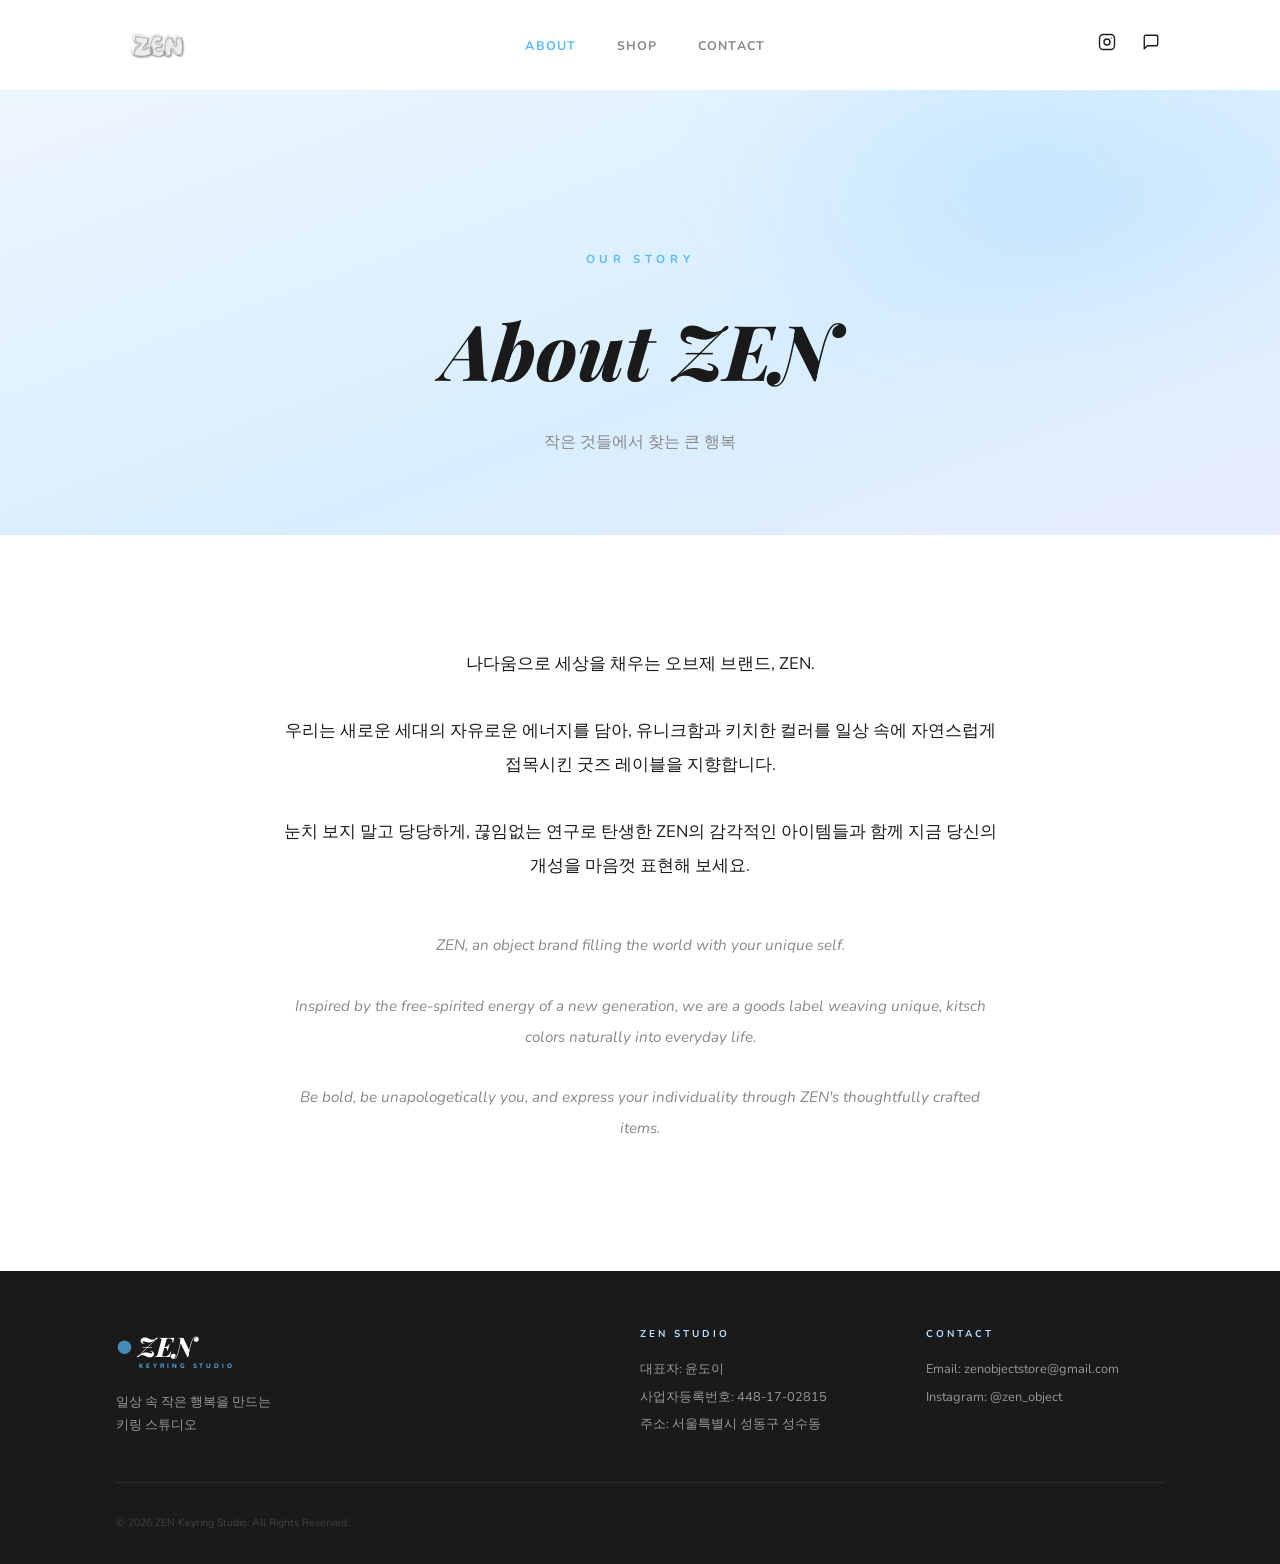
<file: about.html>
<!DOCTYPE html>
<html lang="ko">
<head>
    <meta charset="UTF-8">
    <meta name="viewport" content="width=device-width, initial-scale=1.0">
    <title>About — ZEN</title>
    <link rel="preconnect" href="https://fonts.googleapis.com">
    <link rel="preconnect" href="https://fonts.gstatic.com" crossorigin>
    <link href="https://fonts.googleapis.com/css2?family=Playfair+Display:ital,wght@0,700;0,800;1,700;1,800&family=Nunito:wght@400;500;600;700;800&display=swap" rel="stylesheet">
    <link rel="stylesheet" href="index.css">
    <style>
        nav { background: rgba(255,255,255,.92); backdrop-filter: blur(12px); border-bottom: 1px solid var(--border-lt); }

        .page-hero {
            padding: 10rem 0 5rem;
            background: linear-gradient(160deg, #EDF6FF 0%, #D8EEFF 60%, #E8EEFF 100%);
            text-align: center; position: relative; overflow: hidden;
        }
        .page-hero::before {
            content: ''; position: absolute; top: -20%; right: -5%;
            width: 50%; height: 80%;
            background: radial-gradient(ellipse, rgba(90,186,255,.18) 0%, transparent 70%);
            filter: blur(40px);
        }
        .page-hero-eyebrow {
            display: block; font-size: .72rem; letter-spacing: .4em; text-transform: uppercase;
            color: var(--gold); margin-bottom: 1.2rem; font-family: 'Nunito', sans-serif; font-weight: 700;
        }
        .page-hero h1 {
            font-family: 'Playfair Display', serif; font-size: clamp(2.8rem, 6vw, 5rem);
            font-weight: 800; font-style: italic; color: var(--cream);
        }
        .page-hero p { font-size: 1rem; color: var(--muted); margin-top: 1.2rem; font-family: 'Nunito', sans-serif; font-weight: 500; }

        /* BRAND STORY */
        .brand-story { padding: 8rem 0; background: var(--bg); }
        .story-intro { text-align: center; max-width: 640px; margin: 0 auto 7rem; }
        .story-intro h2 { font-size: clamp(2rem, 3.5vw, 3rem); font-weight: 800; font-style: italic; color: var(--cream); margin-bottom: 1.4rem; }
        .story-intro p { font-size: 1rem; color: var(--muted); line-height: 2.1; }

        /* TIMELINE */
        .timeline { position: relative; max-width: 800px; margin: 0 auto; }
        .timeline::before { content: ''; position: absolute; left: 0; top: 0; bottom: 0; width: 2px; background: linear-gradient(to bottom, var(--gold), rgba(90,186,255,.1)); border-radius: 2px; }
        .tl-item { padding: 0 0 5rem 3.5rem; position: relative; }
        .tl-item:last-child { padding-bottom: 0; }
        .tl-dot { position: absolute; left: -6px; top: 8px; width: 14px; height: 14px; border-radius: 50%; background: var(--gold); border: 3px solid var(--bg); box-shadow: 0 0 0 2px var(--gold-lt); }
        .tl-phase { font-size: .65rem; letter-spacing: .35em; text-transform: uppercase; color: var(--gold); margin-bottom: .8rem; font-family: 'Nunito', sans-serif; font-weight: 700; }
        .tl-brand { font-family: 'Playfair Display', serif; font-size: 2rem; font-weight: 800; font-style: italic; color: var(--cream); margin-bottom: .3rem; }
        .tl-sub { font-size: .82rem; color: var(--muted); letter-spacing: .06em; margin-bottom: 1.2rem; font-weight: 600; }
        .tl-desc { font-size: .98rem; color: var(--muted); line-height: 2.1; max-width: 580px; }
        .tl-lesson {
            margin-top: 1.2rem; padding: 1.2rem 1.6rem;
            border-left: 3px solid var(--gold); background: var(--bg2); border-radius: 0 12px 12px 0;
            font-family: 'Playfair Display', serif; font-style: italic;
            font-size: 1.05rem; color: var(--cream); line-height: 1.8;
        }

        /* FOUNDER */
        .founder-section { padding: 8rem 0; background: var(--bg2); }
        .founder-wrap { max-width: 700px; margin-left: auto; text-align: right; }

        /* VISION */
        .vision { padding: 8rem 0; background: var(--bg); }
        .vision-grid { display: grid; grid-template-columns: 1fr 1fr; gap: 6rem; align-items: center; }
        .vision-text h2 { font-size: clamp(2rem, 3.5vw, 3rem); font-weight: 800; font-style: italic; color: var(--cream); margin-bottom: 1.6rem; }
        .vision-text p { font-size: 1rem; color: var(--muted); line-height: 2.1; }
        .vision-items { display: flex; flex-direction: column; gap: 1.4rem; }
        .vision-item { padding: 1.8rem 2rem; background: var(--bg2); border-radius: 16px; transition: transform .3s, box-shadow .3s; }
        .vision-item:hover { transform: translateY(-3px); box-shadow: 0 8px 24px rgba(90,186,255,.12); }
        .vision-item strong { font-family: 'Playfair Display', serif; font-size: 1rem; color: var(--gold); display: block; margin-bottom: .5rem; font-style: italic; }
        .vision-item p { font-size: .9rem; color: var(--muted); line-height: 1.85; }



        .brand-story { padding: 7rem 0 8rem; }
        .brand-desc { max-width: 720px; margin: 0 auto; text-align: center; }
        .brand-desc-ko { font-family: 'Nunito', sans-serif; font-size: 1.05rem; line-height: 2; color: var(--text); margin-bottom: 3rem; }
        .brand-desc-en { font-family: 'Nunito', sans-serif; font-size: .95rem; line-height: 2; color: var(--muted); font-style: italic; }
        @media(max-width:560px){
            .page-hero { padding: 5rem 0 2.5rem; }
            .brand-story { padding: 4rem 0 5rem; }
            .brand-desc-ko { font-size: .95rem; }
            .brand-desc-en { font-size: .88rem; }
        }
    </style>
</head>
<body>

<nav id="navbar">
    <div class="container nav-content">
        <a href="index.html" class="logo">
            <img src="images/로고.jpg" alt="ZEN" style="height:82px;width:auto;object-fit:contain;border-radius:8px;">
        </a>
        <ul class="nav-links" id="navLinks">
            <li><a href="about.html" style="color:var(--pink)">About</a></li>
            <li><a href="shop.html">Shop</a></li>
            <li><a href="contact.html">Contact</a></li>
        </ul>
        <div class="nav-icons">
            <a href="https://www.instagram.com/dreaming_mandu/" target="_blank" class="nav-icon-btn" aria-label="인스타그램">
                <svg width="18" height="18" viewBox="0 0 24 24" fill="none" stroke="currentColor" stroke-width="1.8" stroke-linecap="round" stroke-linejoin="round"><rect x="2" y="2" width="20" height="20" rx="5"/><circle cx="12" cy="12" r="4"/><circle cx="17.5" cy="6.5" r=".8" fill="currentColor" stroke="none"/></svg>
            </a>
            <a href="contact.html" class="nav-icon-btn" aria-label="문의">
                <svg width="18" height="18" viewBox="0 0 24 24" fill="none" stroke="currentColor" stroke-width="1.8" stroke-linecap="round" stroke-linejoin="round"><path d="M21 15a2 2 0 0 1-2 2H7l-4 4V5a2 2 0 0 1 2-2h14a2 2 0 0 1 2 2z"/></svg>
            </a>
        </div>
        <div id="navOverlay" class="nav-overlay"></div>
        <button class="nav-hamburger" id="navHamburger" aria-label="메뉴"><span></span><span></span><span></span></button>
    </div>
</nav>

<div class="page-hero">
    <span class="page-hero-eyebrow">Our Story</span>
    <h1>About ZEN</h1>
    <p>작은 것들에서 찾는 큰 행복</p>
</div>

<section class="brand-story">
    <div class="container">
        <div class="brand-desc reveal">
            <p class="brand-desc-ko">나다움으로 세상을 채우는 오브제 브랜드, ZEN.<br><br>우리는 새로운 세대의 자유로운 에너지를 담아, 유니크함과 키치한 컬러를 일상 속에 자연스럽게 접목시킨 굿즈 레이블을 지향합니다.<br><br>눈치 보지 말고 당당하게, 끊임없는 연구로 탄생한 ZEN의 감각적인 아이템들과 함께 지금 당신의 개성을 마음껏 표현해 보세요.</p>
            <p class="brand-desc-en">ZEN, an object brand filling the world with your unique self.<br><br>Inspired by the free-spirited energy of a new generation, we are a goods label weaving unique, kitsch colors naturally into everyday life.<br><br>Be bold, be unapologetically you, and express your individuality through ZEN's thoughtfully crafted items.</p>
        </div>
    </div>
</section>


<footer>
    <div class="container">
        <div class="footer-content">
            <div class="footer-main">
                <div class="footer-logo">
                    <svg viewBox="0 0 190 52" fill="none" style="height:44px;width:auto">
                        <circle cx="10" cy="24" r="8" fill="#5ABAFF" opacity=".7"/>
                        <text x="26" y="36" font-family="Playfair Display,Georgia,serif" font-size="32" font-weight="800" font-style="italic" fill="#FFFFFF">ZEN</text>
                        <text x="27" y="49" font-family="Nunito,sans-serif" font-size="7.5" letter-spacing="3.5" fill="#5ABAFF" font-weight="700">KEYRING STUDIO</text>
                    </svg>
                </div>
                <p>일상 속 작은 행복을 만드는<br>키링 스튜디오</p>
            </div>
            <div class="footer-info">
                <h4>ZEN Studio</h4>
                <p>대표자: 윤도이</p>
                <p>사업자등록번호: 448-17-02815</p>
                <p>주소: 서울특별시 성동구 성수동</p>
            </div>
            <div class="footer-contact">
                <h4>Contact</h4>
                <p>Email: zenobjectstore@gmail.com</p>
                <p><a href="https://www.instagram.com/zen_object/" target="_blank" style="color:inherit">Instagram: @zen_object</a></p>
            </div>
        </div>
        <div class="footer-copy">&copy; 2026 ZEN Keyring Studio. All Rights Reserved.</div>
    </div>
</footer>
<script src="main.js"></script>
</body>
</html>
</file>
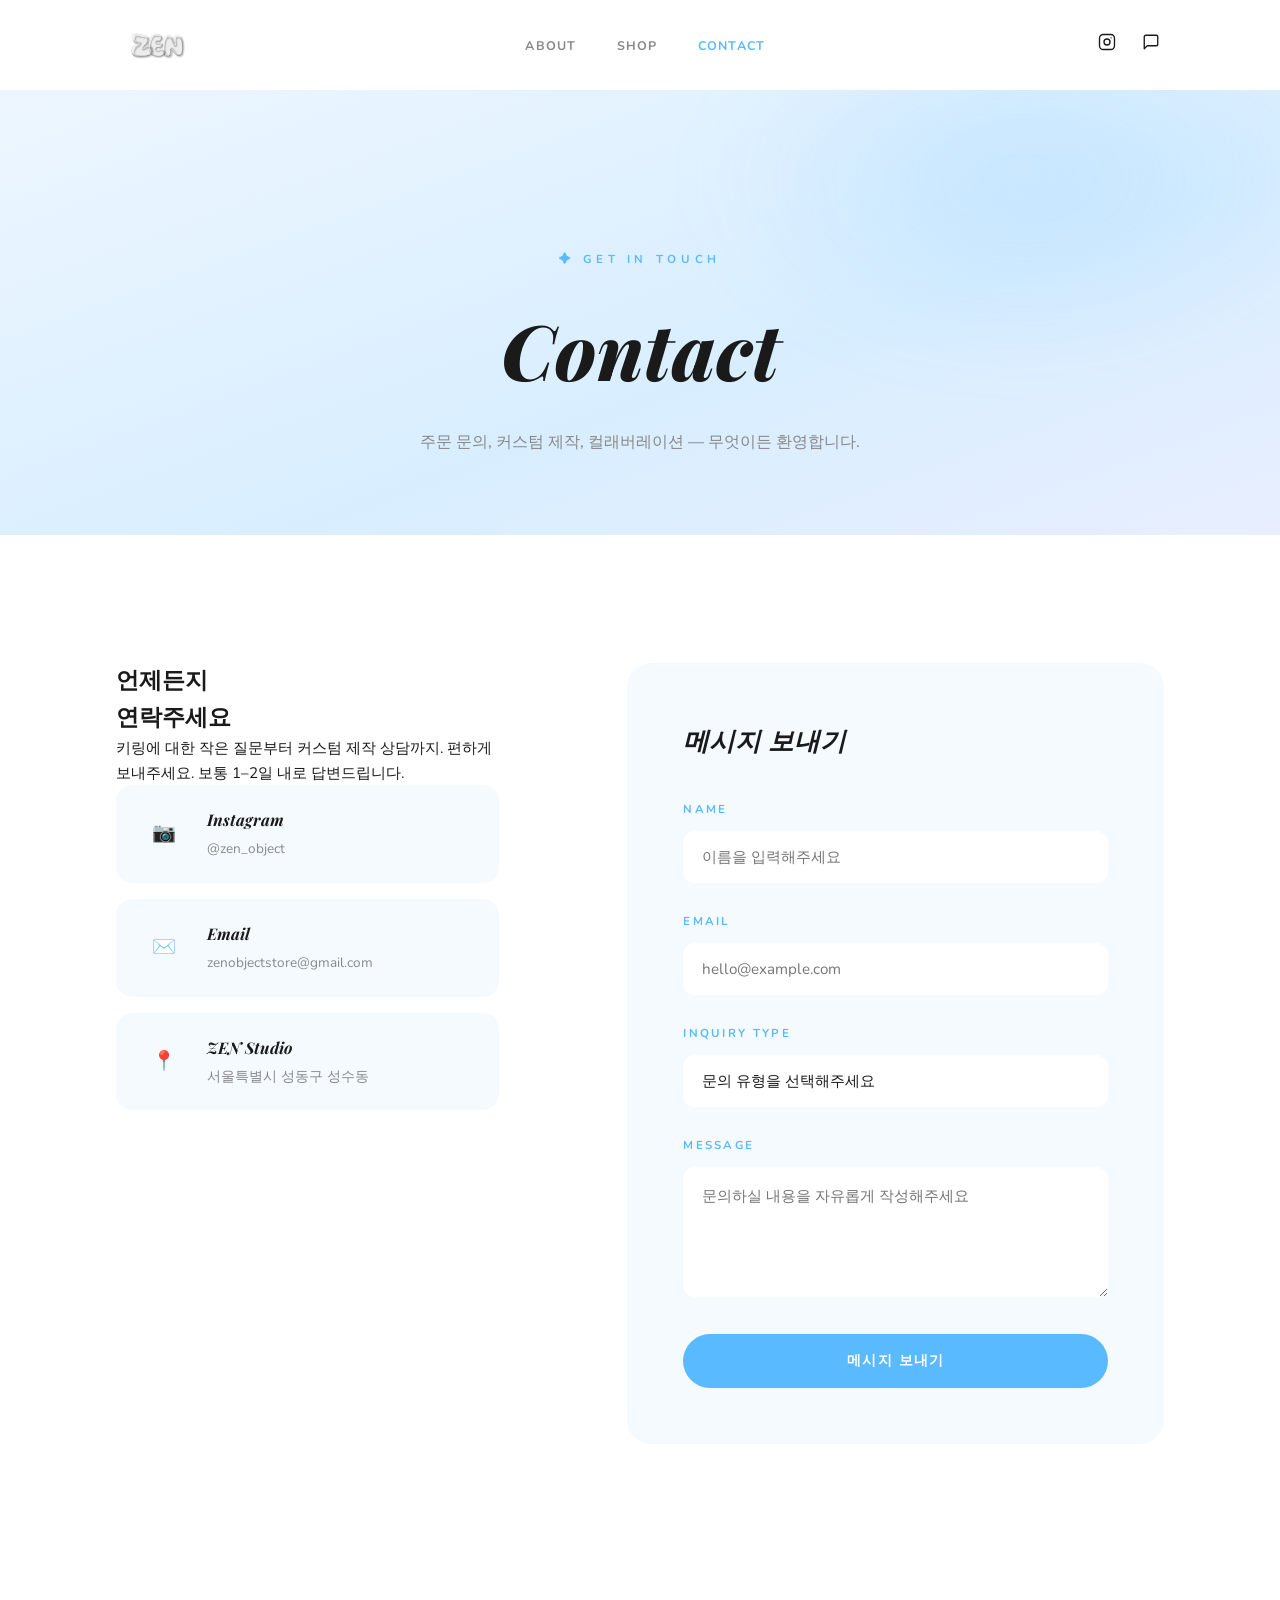
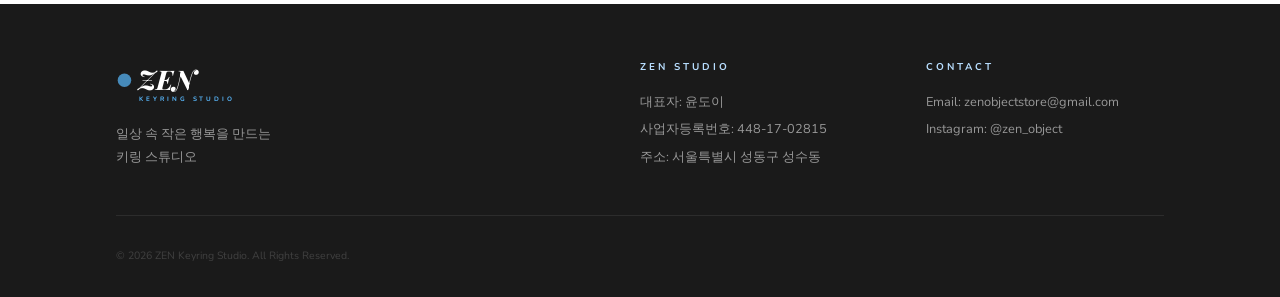
<file: contact.html>
<!DOCTYPE html>
<html lang="ko">
<head>
    <meta charset="UTF-8">
    <meta name="viewport" content="width=device-width, initial-scale=1.0">
    <title>Contact — ZEN</title>
    <link rel="preconnect" href="https://fonts.googleapis.com">
    <link rel="preconnect" href="https://fonts.gstatic.com" crossorigin>
    <link href="https://fonts.googleapis.com/css2?family=Playfair+Display:ital,wght@0,700;0,800;1,700;1,800&family=Nunito:wght@400;500;600;700;800&display=swap" rel="stylesheet">
    <link rel="stylesheet" href="index.css">
    <style>
        nav { background: rgba(255,255,255,.92); backdrop-filter: blur(12px); border-bottom: 1px solid var(--border-lt); }

        .page-hero {
            padding: 10rem 0 5rem;
            background: linear-gradient(160deg, #EDF6FF 0%, #D8EEFF 60%, #E8EEFF 100%);
            text-align: center; position: relative; overflow: hidden;
        }
        .page-hero::before {
            content: ''; position: absolute; top: -20%; right: -5%;
            width: 50%; height: 80%;
            background: radial-gradient(ellipse, rgba(90,186,255,.18) 0%, transparent 70%);
            filter: blur(40px);
        }
        .page-hero-eyebrow { display: block; font-size: .72rem; letter-spacing: .4em; text-transform: uppercase; color: var(--gold); margin-bottom: 1.2rem; font-family: 'Nunito', sans-serif; font-weight: 700; }
        .page-hero h1 { font-family: 'Playfair Display', serif; font-size: clamp(2.8rem, 6vw, 5rem); font-weight: 800; font-style: italic; color: var(--cream); }
        .page-hero p { font-size: 1rem; color: var(--muted); margin-top: 1.2rem; font-family: 'Nunito', sans-serif; font-weight: 500; }

        .contact-section { padding: 8rem 0 10rem; background: var(--bg); }
        .contact-grid { display: grid; grid-template-columns: 1fr 1.4fr; gap: 8rem; align-items: start; }

        .contact-info h2 { font-family: 'Playfair Display', serif; font-size: clamp(1.8rem,3vw,2.8rem); font-weight: 800; font-style: italic; color: var(--cream); margin-bottom: 1.4rem; }
        .contact-info p { font-size: 1rem; color: var(--muted); line-height: 2.1; margin-bottom: 3rem; }

        .contact-channels { display: flex; flex-direction: column; gap: 1rem; }
        .channel-item { display: flex; align-items: center; gap: 1.4rem; padding: 1.4rem 1.8rem; border: 1.5px solid var(--border-lt); background: var(--bg2); transition: border-color .3s, transform .2s; text-decoration: none; color: inherit; border-radius: 16px; }
        .channel-item:hover { border-color: var(--gold); transform: translateX(4px); }
        .channel-icon { width: 40px; height: 40px; background: var(--bg3); border-radius: 12px; display:flex; align-items:center; justify-content:center; font-size:1.2rem; flex-shrink:0; }
        .channel-text strong { font-family: 'Playfair Display', serif; font-size: 1rem; color: var(--cream); display:block; margin-bottom:.2rem; font-style: italic; }
        .channel-text span { font-size: .85rem; color: var(--muted); font-family: 'Nunito', sans-serif; }

        .contact-form { background: var(--bg2); padding: 3.5rem; border-radius: 24px; border: 1.5px solid var(--border-lt); }
        .contact-form h3 { font-family: 'Playfair Display', serif; font-size: 1.6rem; font-weight: 800; font-style: italic; color: var(--cream); margin-bottom: 2.5rem; }
        .form-group { margin-bottom: 1.8rem; }
        .form-group label { display:block; font-size:.72rem; letter-spacing:.2em; text-transform:uppercase; color:var(--gold); margin-bottom:.8rem; font-family:'Nunito',sans-serif; font-weight:700; }
        .form-group input, .form-group textarea, .form-group select {
            width:100%; padding:1rem 1.2rem;
            background: var(--bg); border: 1.5px solid var(--border-lt);
            color: var(--cream); font-family:'Nunito',sans-serif; font-size:.95rem;
            outline:none; transition: border-color .3s; border-radius: 12px;
            -webkit-appearance: none;
        }
        .form-group input:focus, .form-group textarea:focus, .form-group select:focus { border-color: var(--gold); }
        .form-group textarea { min-height: 130px; resize: vertical; line-height:1.8; }
        .form-group select option { background: var(--bg2); }
        .form-submit {
            width:100%; padding:1.1rem; background:var(--gold); color:#fff; border:none;
            font-family:'Nunito',sans-serif; font-size:.88rem; font-weight:800;
            letter-spacing:.1em; text-transform:uppercase; cursor:pointer;
            transition: background .3s, transform .2s; border-radius: 100px;
        }
        .form-submit:hover { background: var(--gold-dk); transform: translateY(-2px); }

        @media(max-width:900px){ .contact-grid { grid-template-columns:1fr; gap:4rem; } }
        @media(max-width:560px){
            .page-hero { padding: 5rem 0 2.5rem; }
            .contact-section { padding: 3rem 0; }
            .form-input, .form-textarea { font-size: 16px; }
        }
    </style>
</head>
<body>

<nav id="navbar">
    <div class="container nav-content">
        <a href="index.html" class="logo">
            <img src="images/로고.jpg" alt="ZEN" style="height:82px;width:auto;object-fit:contain;border-radius:8px;">
        </a>
        <ul class="nav-links" id="navLinks">
            <li><a href="about.html">About</a></li>
            <li><a href="shop.html">Shop</a></li>
            <li><a href="contact.html" style="color:var(--pink)">Contact</a></li>
        </ul>
        <div class="nav-icons">
            <a href="https://www.instagram.com/dreaming_mandu/" target="_blank" class="nav-icon-btn" aria-label="인스타그램">
                <svg width="18" height="18" viewBox="0 0 24 24" fill="none" stroke="currentColor" stroke-width="1.8" stroke-linecap="round" stroke-linejoin="round"><rect x="2" y="2" width="20" height="20" rx="5"/><circle cx="12" cy="12" r="4"/><circle cx="17.5" cy="6.5" r=".8" fill="currentColor" stroke="none"/></svg>
            </a>
            <a href="contact.html" class="nav-icon-btn" aria-label="문의">
                <svg width="18" height="18" viewBox="0 0 24 24" fill="none" stroke="currentColor" stroke-width="1.8" stroke-linecap="round" stroke-linejoin="round"><path d="M21 15a2 2 0 0 1-2 2H7l-4 4V5a2 2 0 0 1 2-2h14a2 2 0 0 1 2 2z"/></svg>
            </a>
        </div>
        <div id="navOverlay" class="nav-overlay"></div>
        <button class="nav-hamburger" id="navHamburger" aria-label="메뉴"><span></span><span></span><span></span></button>
    </div>
</nav>

<div class="page-hero">
    <span class="page-hero-eyebrow">✦ Get in Touch</span>
    <h1>Contact</h1>
    <p>주문 문의, 커스텀 제작, 컬래버레이션 — 무엇이든 환영합니다.</p>
</div>

<section class="contact-section">
    <div class="container">
        <div class="contact-grid">
            <div class="reveal">
                <h2>언제든지<br>연락주세요</h2>
                <p>키링에 대한 작은 질문부터 커스텀 제작 상담까지. 편하게 보내주세요. 보통 1–2일 내로 답변드립니다.</p>
                <div class="contact-channels">
                    <a href="https://www.instagram.com/zen_object/" target="_blank" class="channel-item">
                        <div class="channel-icon">📷</div>
                        <div class="channel-text">
                            <strong>Instagram</strong>
                            <span>@zen_object</span>
                        </div>
                    </a>
                    <a href="mailto:zenobjectstore@gmail.com" class="channel-item">
                        <div class="channel-icon">✉️</div>
                        <div class="channel-text">
                            <strong>Email</strong>
                            <span>zenobjectstore@gmail.com</span>
                        </div>
                    </a>
                    <div class="channel-item" style="cursor:default">
                        <div class="channel-icon">📍</div>
                        <div class="channel-text">
                            <strong>ZEN Studio</strong>
                            <span>서울특별시 성동구 성수동</span>
                        </div>
                    </div>
                </div>
            </div>

            <div class="contact-form reveal" style="transition-delay:.12s">
                <h3>메시지 보내기</h3>
                <form>
                    <div class="form-group">
                        <label>Name</label>
                        <input type="text" placeholder="이름을 입력해주세요">
                    </div>
                    <div class="form-group">
                        <label>Email</label>
                        <input type="email" placeholder="hello@example.com">
                    </div>
                    <div class="form-group">
                        <label>Inquiry Type</label>
                        <select>
                            <option value="">문의 유형을 선택해주세요</option>
                            <option>주문 / 배송 문의</option>
                            <option>커스텀 제작 문의</option>
                            <option>컬래버레이션 문의</option>
                            <option>도매 / 팝업 제휴</option>
                            <option>기타</option>
                        </select>
                    </div>
                    <div class="form-group">
                        <label>Message</label>
                        <textarea placeholder="문의하실 내용을 자유롭게 작성해주세요"></textarea>
                    </div>
                    <button type="submit" class="form-submit">메시지 보내기</button>
                </form>
            </div>
        </div>
    </div>
</section>

<footer>
    <div class="container">
        <div class="footer-content">
            <div class="footer-main">
                <div class="footer-logo">
                    <svg viewBox="0 0 190 52" fill="none" style="height:44px;width:auto">
                        <circle cx="10" cy="24" r="8" fill="#5ABAFF" opacity=".7"/>
                        <text x="26" y="36" font-family="Playfair Display,Georgia,serif" font-size="32" font-weight="800" font-style="italic" fill="#FFFFFF">ZEN</text>
                        <text x="27" y="49" font-family="Nunito,sans-serif" font-size="7.5" letter-spacing="3.5" fill="#5ABAFF" font-weight="700">KEYRING STUDIO</text>
                    </svg>
                </div>
                <p>일상 속 작은 행복을 만드는<br>키링 스튜디오</p>
            </div>
            <div class="footer-info">
                <h4>ZEN Studio</h4>
                <p>대표자: 윤도이</p>
                <p>사업자등록번호: 448-17-02815</p>
                <p>주소: 서울특별시 성동구 성수동</p>
            </div>
            <div class="footer-contact">
                <h4>Contact</h4>
                <p>Email: zenobjectstore@gmail.com</p>
                <p><a href="https://www.instagram.com/zen_object/" target="_blank" style="color:inherit">Instagram: @zen_object</a></p>
            </div>
        </div>
        <div class="footer-copy">&copy; 2026 ZEN Keyring Studio. All Rights Reserved.</div>
    </div>
</footer>
<script src="main.js"></script>
</body>
</html>
</file>
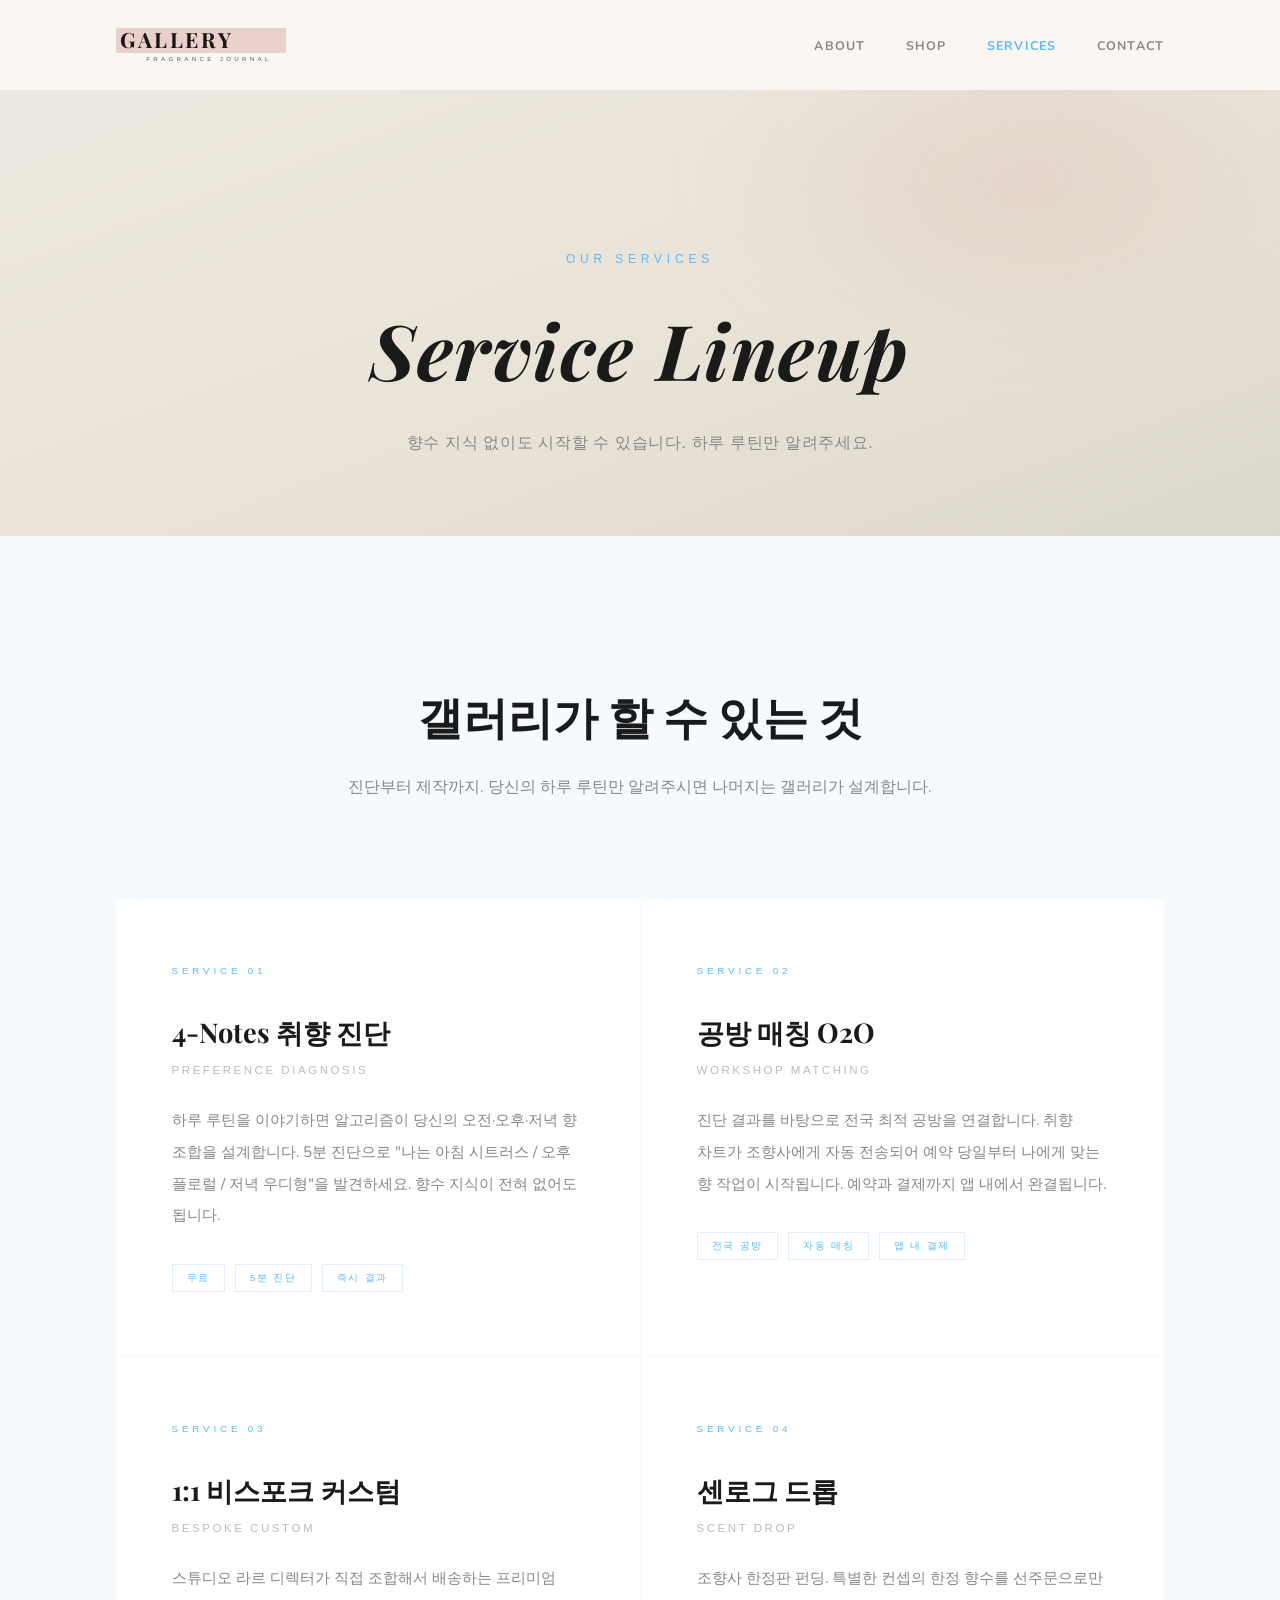
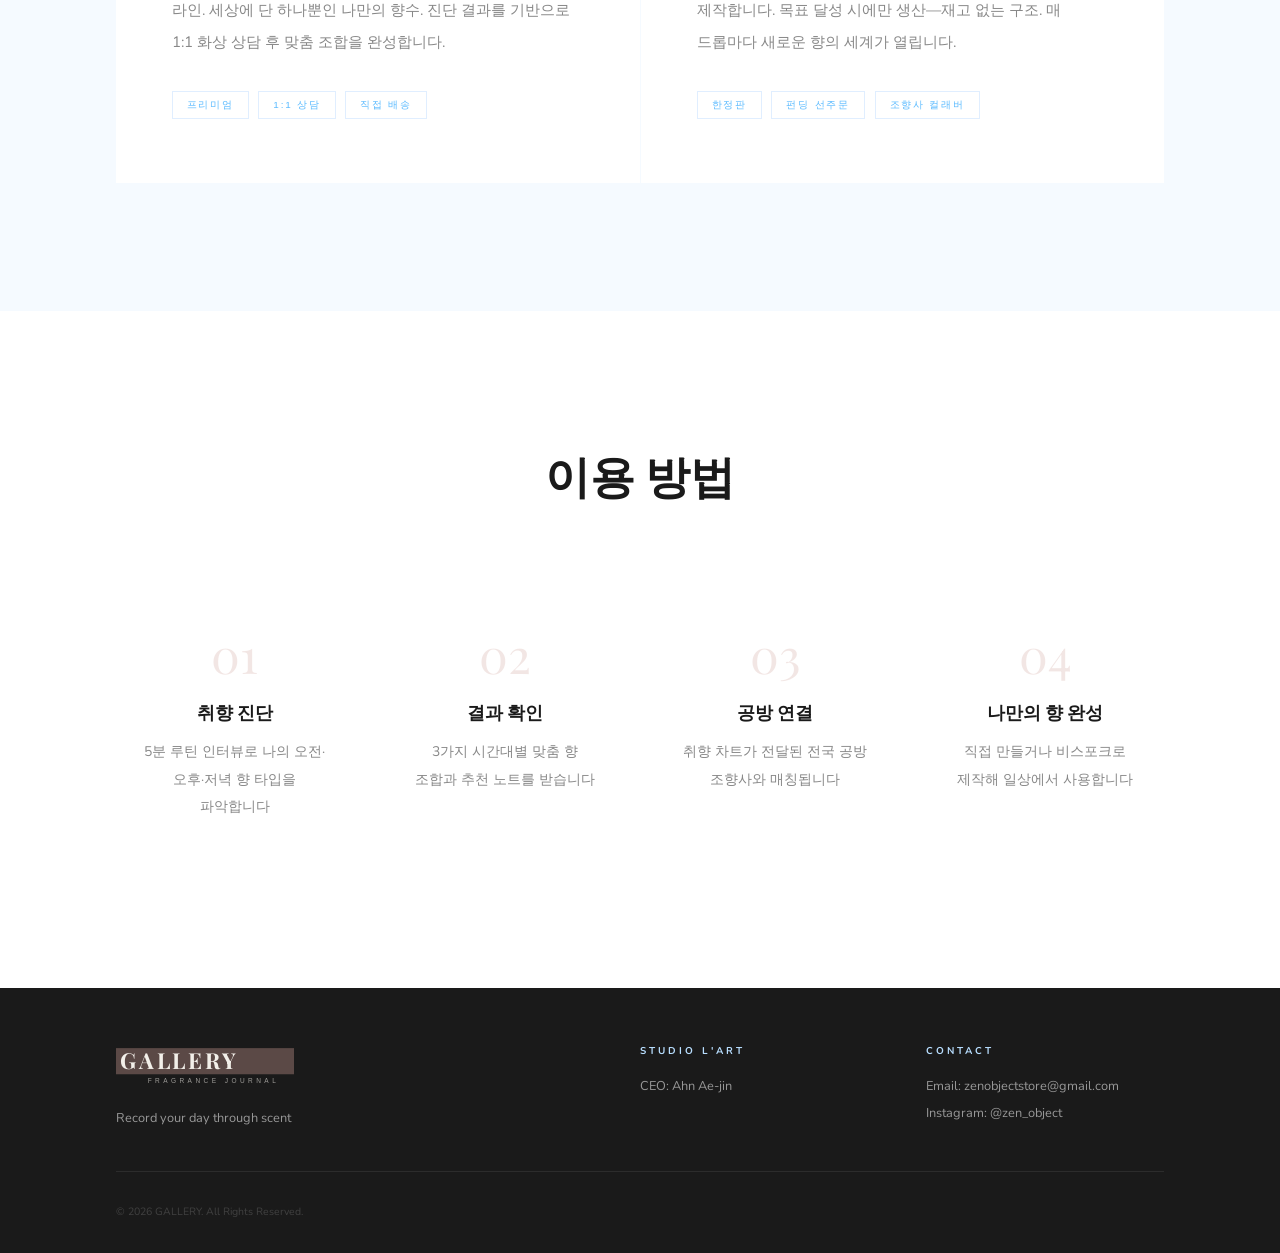
<file: services.html>
﻿<!DOCTYPE html>
<html lang="en">
<head>
    <meta charset="UTF-8">
    <meta name="viewport" content="width=device-width, initial-scale=1.0">
    <title>Services — Gallery</title>
    <link rel="stylesheet" href="index.css">
    <style>
        nav { background: rgba(250,246,242,.88); backdrop-filter: blur(12px); border-bottom: 1px solid var(--border-lt); }
        nav .nav-links a { color: var(--muted); }

        .page-hero { padding: 10rem 0 5rem; background: linear-gradient(160deg, #EEE9E0 0%, #E8E2D6 60%, #DDD8CC 100%); text-align: center; position: relative; overflow: hidden; }
        .page-hero::before { content: ''; position: absolute; top: -20%; right: -5%; width: 50%; height: 80%; background: radial-gradient(ellipse, rgba(212,160,152,.22) 0%, transparent 70%); filter: blur(40px); }
        .page-hero-eyebrow { display: block; font-size: .75rem; letter-spacing: .4em; text-transform: uppercase; color: var(--gold); margin-bottom: 1.2rem; font-family: 'Raleway', sans-serif; }
        .page-hero h1 { font-family: 'Playfair Display', serif; font-size: clamp(2.8rem, 6vw, 5.5rem); font-weight: 700; font-style: italic; color: var(--cream); letter-spacing: .02em; }
        .page-hero p { font-size: 1rem; color: var(--muted); margin-top: 1.2rem; letter-spacing: .04em; font-family: 'Raleway', sans-serif; }

        /* ── Services grid ── */
        .services-full { padding: 9rem 0 8rem; background: var(--bg2); }
        .services-full .section-intro { text-align: center; max-width: 600px; margin: 0 auto 6rem; }
        .services-full .section-intro h2 {
            font-family: 'Playfair Display', serif;
            font-size: clamp(2rem, 3.5vw, 3.2rem);
            font-weight: 700; color: var(--cream); margin-bottom: 1.2rem;
        }
        .services-full .section-intro p { font-size: 1rem; color: var(--muted); line-height: 2; }

        .svc-grid { display: grid; grid-template-columns: repeat(2,1fr); gap: 1px; background: var(--border-lt); border: 1px solid var(--border-lt); }
        .svc-card { background: var(--bg); padding: 4rem 3.5rem; transition: background .3s; }
        .svc-card:hover { background: var(--bg2); }
        .svc-num { font-size: .62rem; letter-spacing: .38em; text-transform: uppercase; color: var(--gold); margin-bottom: 2rem; font-family: 'Raleway', sans-serif; }
        .svc-title { font-family: 'Playfair Display', serif; font-size: 1.7rem; font-weight: 700; color: var(--cream); margin-bottom: .4rem; }
        .svc-title-en { font-size: .72rem; letter-spacing: .22em; color: var(--dim); margin-bottom: 1.6rem; font-family: 'Raleway', sans-serif; text-transform: uppercase; }
        .svc-desc { font-size: .95rem; color: var(--muted); line-height: 2.1; }
        .svc-tags { display: flex; flex-wrap: wrap; gap: .6rem; margin-top: 2rem; }
        .svc-tag { font-size: .62rem; letter-spacing: .18em; text-transform: uppercase; color: var(--gold); border: 1px solid var(--border); padding: 5px 14px; font-family: 'Raleway', sans-serif; }

        /* ── Process ── */
        .process { padding: 8rem 0; background: var(--bg); border-top: 1px solid var(--border-lt); }
        .process h2 {
            font-family: 'Playfair Display', serif;
            font-size: clamp(2rem,3.5vw,3rem);
            font-weight: 700; color: var(--cream);
            text-align: center; margin-bottom: 5rem;
        }
        .process-steps { display: grid; grid-template-columns: repeat(4,1fr); gap: 2rem; }
        .process-step { text-align: center; padding: 2.5rem 1.5rem; }
        .step-num {
            font-family: 'Playfair Display', serif; font-size: 3rem;
            color: rgba(184,117,106,.18); line-height: 1; margin-bottom: 1.2rem;
        }
        .step-title { font-family: 'Playfair Display', serif; font-size: 1.1rem; font-weight: 700; color: var(--cream); margin-bottom: .8rem; }
        .step-desc { font-size: .87rem; color: var(--muted); line-height: 1.95; }

        /* ── Pre-registration ── */
        .prereserve {
            padding: 9rem 0 10rem;
            background: var(--bg2);
            border-top: 1px solid var(--border-lt);
            position: relative; overflow: hidden;
        }
        .prereserve::before {
            content: '';
            position: absolute; top: -10%; left: -5%;
            width: 50%; height: 80%;
            background: radial-gradient(ellipse, rgba(212,160,152,.14) 0%, transparent 70%);
            filter: blur(60px); pointer-events: none;
        }
        .prereserve-grid { display: grid; grid-template-columns: 1fr 1.3fr; gap: 8rem; align-items: start; }
        .prereserve-info { padding-top: .5rem; }
        .prereserve-badge {
            display: inline-block; font-size: .62rem; letter-spacing: .35em;
            text-transform: uppercase; color: #fff; background: var(--gold);
            padding: 5px 14px; margin-bottom: 2rem; font-family: 'Raleway', sans-serif;
        }
        .prereserve-info h2 {
            font-family: 'Playfair Display', serif;
            font-size: clamp(2rem, 3.5vw, 3rem);
            font-weight: 700; color: var(--cream);
            line-height: 1.2; margin-bottom: 1.6rem;
        }
        .prereserve-info p { font-size: .96rem; color: var(--muted); line-height: 2.1; margin-bottom: 1rem; }
        .prereserve-perks { margin-top: 2.4rem; display: flex; flex-direction: column; gap: .9rem; }
        .perk-item {
            display: flex; align-items: flex-start; gap: 1rem;
            font-size: .87rem; color: var(--muted); line-height: 1.7;
        }
        .perk-item::before { content: '—'; color: var(--gold); flex-shrink: 0; }

        .prereserve-form-wrap { background: var(--bg); border: 1px solid var(--border-lt); padding: 3.5rem; }
        .prereserve-form-wrap h3 {
            font-family: 'Playfair Display', serif;
            font-size: 1.5rem; font-weight: 700;
            color: var(--cream); margin-bottom: 2.5rem;
        }
        .pr-form-group { margin-bottom: 1.6rem; }
        .pr-form-group label {
            display: block; font-size: .67rem; letter-spacing: .28em;
            text-transform: uppercase; color: var(--gold);
            margin-bottom: .75rem; font-family: 'Raleway', sans-serif;
        }
        .pr-form-group input {
            width: 100%; padding: .95rem 1.1rem;
            background: var(--bg2); border: 1px solid var(--border-lt);
            color: var(--cream); font-family: 'Raleway', sans-serif;
            font-size: .92rem; outline: none;
            transition: border-color .3s, background .3s;
            -webkit-appearance: none;
        }
        .pr-form-group input:focus { border-color: var(--gold); background: var(--bg); }
        .pr-form-group input::placeholder { color: var(--dim); }
        .pr-submit {
            width: 100%; padding: 1.1rem;
            background: var(--gold); color: #fff; border: none;
            font-family: 'Raleway', sans-serif; font-size: .75rem;
            letter-spacing: .22em; text-transform: uppercase;
            cursor: pointer; transition: background .3s; margin-top: .4rem;
        }
        .pr-submit:hover { background: var(--gold-dk); }

        .prereserve-success { display: none; text-align: center; padding: 4rem 2rem; }
        .success-icon {
            width: 52px; height: 52px; border: 1.5px solid var(--gold); border-radius: 50%;
            display: flex; align-items: center; justify-content: center;
            margin: 0 auto 1.8rem; font-size: 1.2rem; color: var(--gold);
        }
        .prereserve-success h4 {
            font-family: 'Playfair Display', serif;
            font-size: 1.5rem; font-weight: 700;
            color: var(--cream); margin-bottom: 1rem;
        }
        .prereserve-success p { font-size: .9rem; color: var(--muted); line-height: 1.9; }

        @media(max-width:900px) {
            .svc-grid { grid-template-columns:1fr; }
            .process-steps { grid-template-columns: repeat(2,1fr); }
            .prereserve-grid { grid-template-columns:1fr; gap:4rem; }
            .page-hero { min-height: 75vh; }
        }
        @media(max-width:540px) {
            .process-steps { grid-template-columns:1fr; }
        }
    </style>
</head>
<body>

<nav id="navbar">
    <div class="container nav-content">
        <a href="index.html" class="logo">
            <svg class="logo-svg" viewBox="0 0 260 64" fill="none">
                <rect x="0" y="6" width="260" height="38" fill="#D4A098" opacity="0.45"/>
                <text x="6" y="36" font-family="Playfair Display,Georgia,serif" font-size="32" font-weight="700" letter-spacing="4" fill="#1A1614">GALLERY</text>
                <text x="46" y="56" font-family="Raleway,sans-serif" font-size="9.5" letter-spacing="5" fill="#1A1614" opacity="0.7">FRAGRANCE JOURNAL</text>
            </svg>
        </a>
        <ul class="nav-links">
            <li><a href="about.html">About</a></li>
            <li><a href="shop.html">Shop</a></li>
            <li><a href="services.html" style="color:var(--gold)">Services</a></li>
            <li><a href="contact.html">Contact</a></li>
        </ul>
        <div id="navOverlay" class="nav-overlay"></div>
        <button class="nav-hamburger" id="navHamburger" aria-label="메뉴"><span></span><span></span><span></span></button>
    </div>
</nav>

<div class="page-hero">
    <div class="container">
        <span class="page-hero-eyebrow">Our Services</span>
        <h1>Service Lineup</h1>
        <p>향수 지식 없이도 시작할 수 있습니다. 하루 루틴만 알려주세요.</p>
    </div>
</div>

<!-- Services Grid -->
<section id="diagnosis" class="services-full">
    <div class="container">
        <div class="section-intro reveal">
            <h2>갤러리가 할 수 있는 것</h2>
            <p>진단부터 제작까지. 당신의 하루 루틴만 알려주시면 나머지는 갤러리가 설계합니다.</p>
        </div>
        <div class="svc-grid">
            <div class="svc-card reveal">
                <div class="svc-num">Service 01</div>
                <div class="svc-title">4-Notes 취향 진단</div>
                <div class="svc-title-en">Preference Diagnosis</div>
                <p class="svc-desc">하루 루틴을 이야기하면 알고리즘이 당신의 오전·오후·저녁 향 조합을 설계합니다. 5분 진단으로 "나는 아침 시트러스 / 오후 플로럴 / 저녁 우디형"을 발견하세요. 향수 지식이 전혀 없어도 됩니다.</p>
                <div class="svc-tags">
                    <span class="svc-tag">무료</span>
                    <span class="svc-tag">5분 진단</span>
                    <span class="svc-tag">즉시 결과</span>
                </div>
            </div>
            <div class="svc-card reveal" style="transition-delay:.1s">
                <div class="svc-num">Service 02</div>
                <div class="svc-title">공방 매칭 O2O</div>
                <div class="svc-title-en">Workshop Matching</div>
                <p class="svc-desc">진단 결과를 바탕으로 전국 최적 공방을 연결합니다. 취향 차트가 조향사에게 자동 전송되어 예약 당일부터 나에게 맞는 향 작업이 시작됩니다. 예약과 결제까지 앱 내에서 완결됩니다.</p>
                <div class="svc-tags">
                    <span class="svc-tag">전국 공방</span>
                    <span class="svc-tag">자동 매칭</span>
                    <span class="svc-tag">앱 내 결제</span>
                </div>
            </div>
            <div class="svc-card reveal" style="transition-delay:.15s">
                <div class="svc-num">Service 03</div>
                <div class="svc-title">1:1 비스포크 커스텀</div>
                <div class="svc-title-en">Bespoke Custom</div>
                <p class="svc-desc">스튜디오 라르 디렉터가 직접 조합해서 배송하는 프리미엄 라인. 세상에 단 하나뿐인 나만의 향수. 진단 결과를 기반으로 1:1 화상 상담 후 맞춤 조합을 완성합니다.</p>
                <div class="svc-tags">
                    <span class="svc-tag">프리미엄</span>
                    <span class="svc-tag">1:1 상담</span>
                    <span class="svc-tag">직접 배송</span>
                </div>
            </div>
            <div class="svc-card reveal" style="transition-delay:.2s">
                <div class="svc-num">Service 04</div>
                <div class="svc-title">센로그 드롭</div>
                <div class="svc-title-en">Scent Drop</div>
                <p class="svc-desc">조향사 한정판 펀딩. 특별한 컨셉의 한정 향수를 선주문으로만 제작합니다. 목표 달성 시에만 생산—재고 없는 구조. 매 드롭마다 새로운 향의 세계가 열립니다.</p>
                <div class="svc-tags">
                    <span class="svc-tag">한정판</span>
                    <span class="svc-tag">펀딩 선주문</span>
                    <span class="svc-tag">조향사 컬래버</span>
                </div>
            </div>
        </div>
    </div>
</section>

<!-- How It Works -->
<section class="process">
    <div class="container">
        <h2 class="reveal">이용 방법</h2>
        <div class="process-steps">
            <div class="process-step reveal">
                <div class="step-num">01</div>
                <div class="step-title">취향 진단</div>
                <p class="step-desc">5분 루틴 인터뷰로 나의 오전·오후·저녁 향 타입을 파악합니다</p>
            </div>
            <div class="process-step reveal" style="transition-delay:.1s">
                <div class="step-num">02</div>
                <div class="step-title">결과 확인</div>
                <p class="step-desc">3가지 시간대별 맞춤 향 조합과 추천 노트를 받습니다</p>
            </div>
            <div class="process-step reveal" style="transition-delay:.2s">
                <div class="step-num">03</div>
                <div class="step-title">공방 연결</div>
                <p class="step-desc">취향 차트가 전달된 전국 공방 조향사와 매칭됩니다</p>
            </div>
            <div class="process-step reveal" style="transition-delay:.3s">
                <div class="step-num">04</div>
                <div class="step-title">나만의 향 완성</div>
                <p class="step-desc">직접 만들거나 비스포크로 제작해 일상에서 사용합니다</p>
            </div>
        </div>
    </div>
</section>


<footer>
    <div class="container">
        <div class="footer-content">
            <div class="footer-main">
                <div class="footer-logo">
                    <svg viewBox="0 0 260 64" fill="none" style="height:44px;width:auto">
                        <rect x="0" y="6" width="260" height="38" fill="#D4A098" opacity="0.35"/>
                        <text x="6" y="36" font-family="Playfair Display,Georgia,serif" font-size="32" font-weight="700" letter-spacing="4" fill="#F2EFE9">GALLERY</text>
                        <text x="46" y="56" font-family="Raleway,sans-serif" font-size="9.5" letter-spacing="5" fill="#F2EFE9" opacity="0.6">FRAGRANCE JOURNAL</text>
                    </svg>
                </div>
                <p>Record your day through scent</p>
            </div>
            <div class="footer-info">
                <h4>Studio L'art</h4>
                <p>CEO: Ahn Ae-jin</p>
                
                
            </div>
            <div class="footer-contact">
                <h4>Contact</h4>
                <p>Email: zenobjectstore@gmail.com</p>
                <p><a href="https://www.instagram.com/zen_object/" target="_blank" style="color:inherit">Instagram: @zen_object</a></p>
            </div>
        </div>
        <div class="footer-copy">&copy; 2026 GALLERY. All Rights Reserved.</div>
    </div>
</footer>

<script src="main.js"></script>
</body>
</html>
</file>
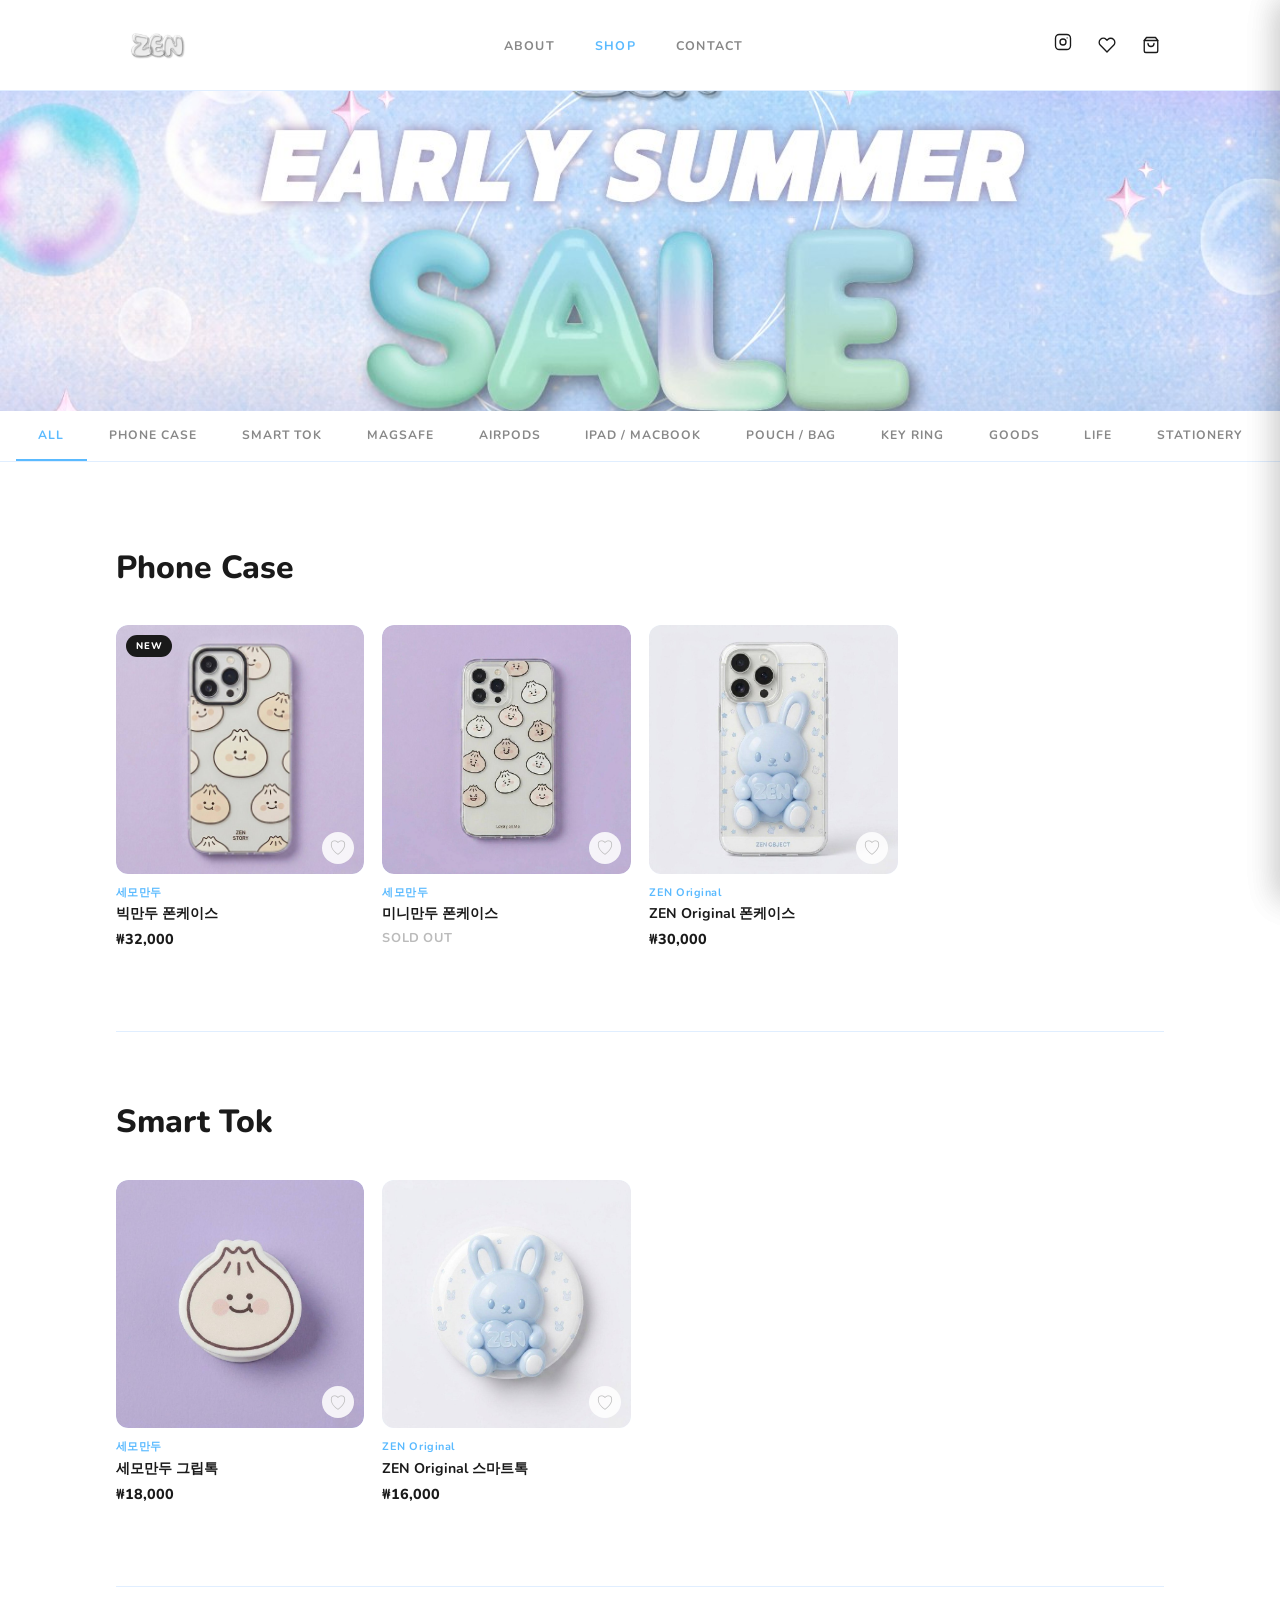
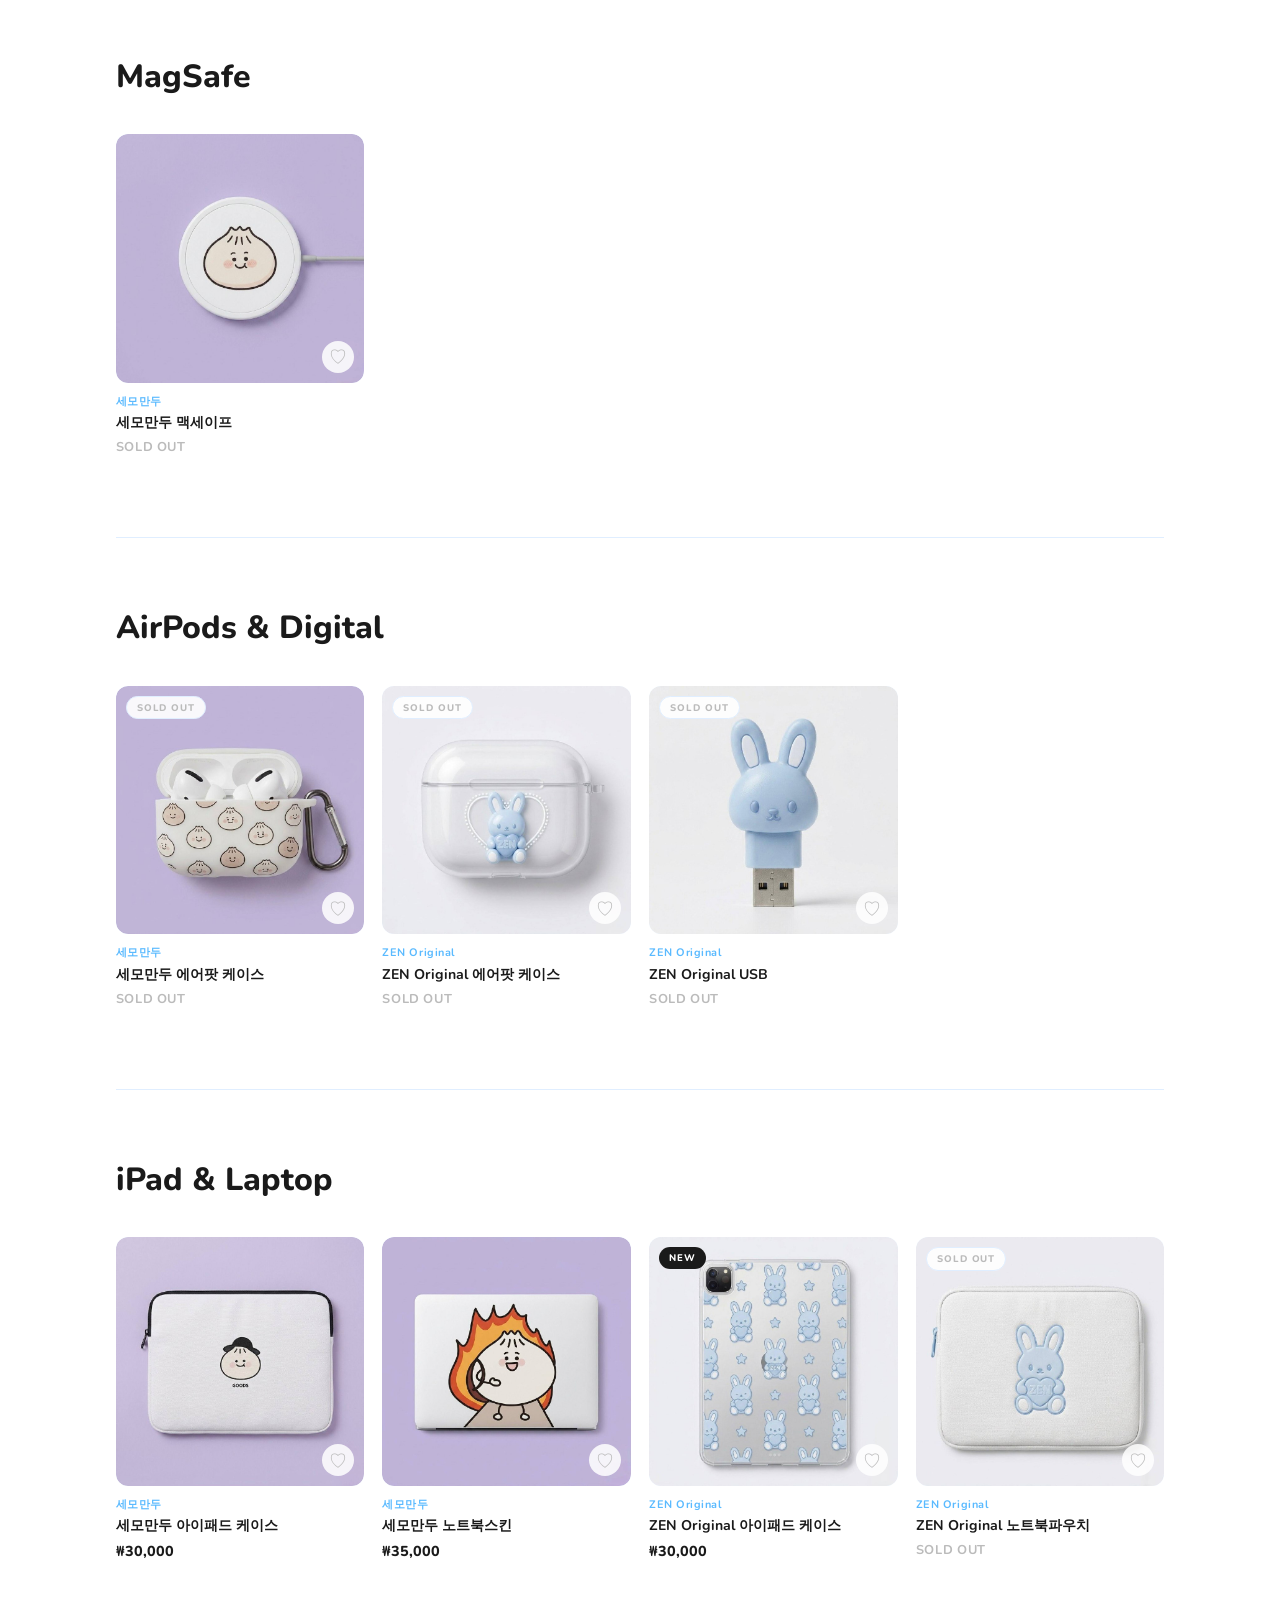
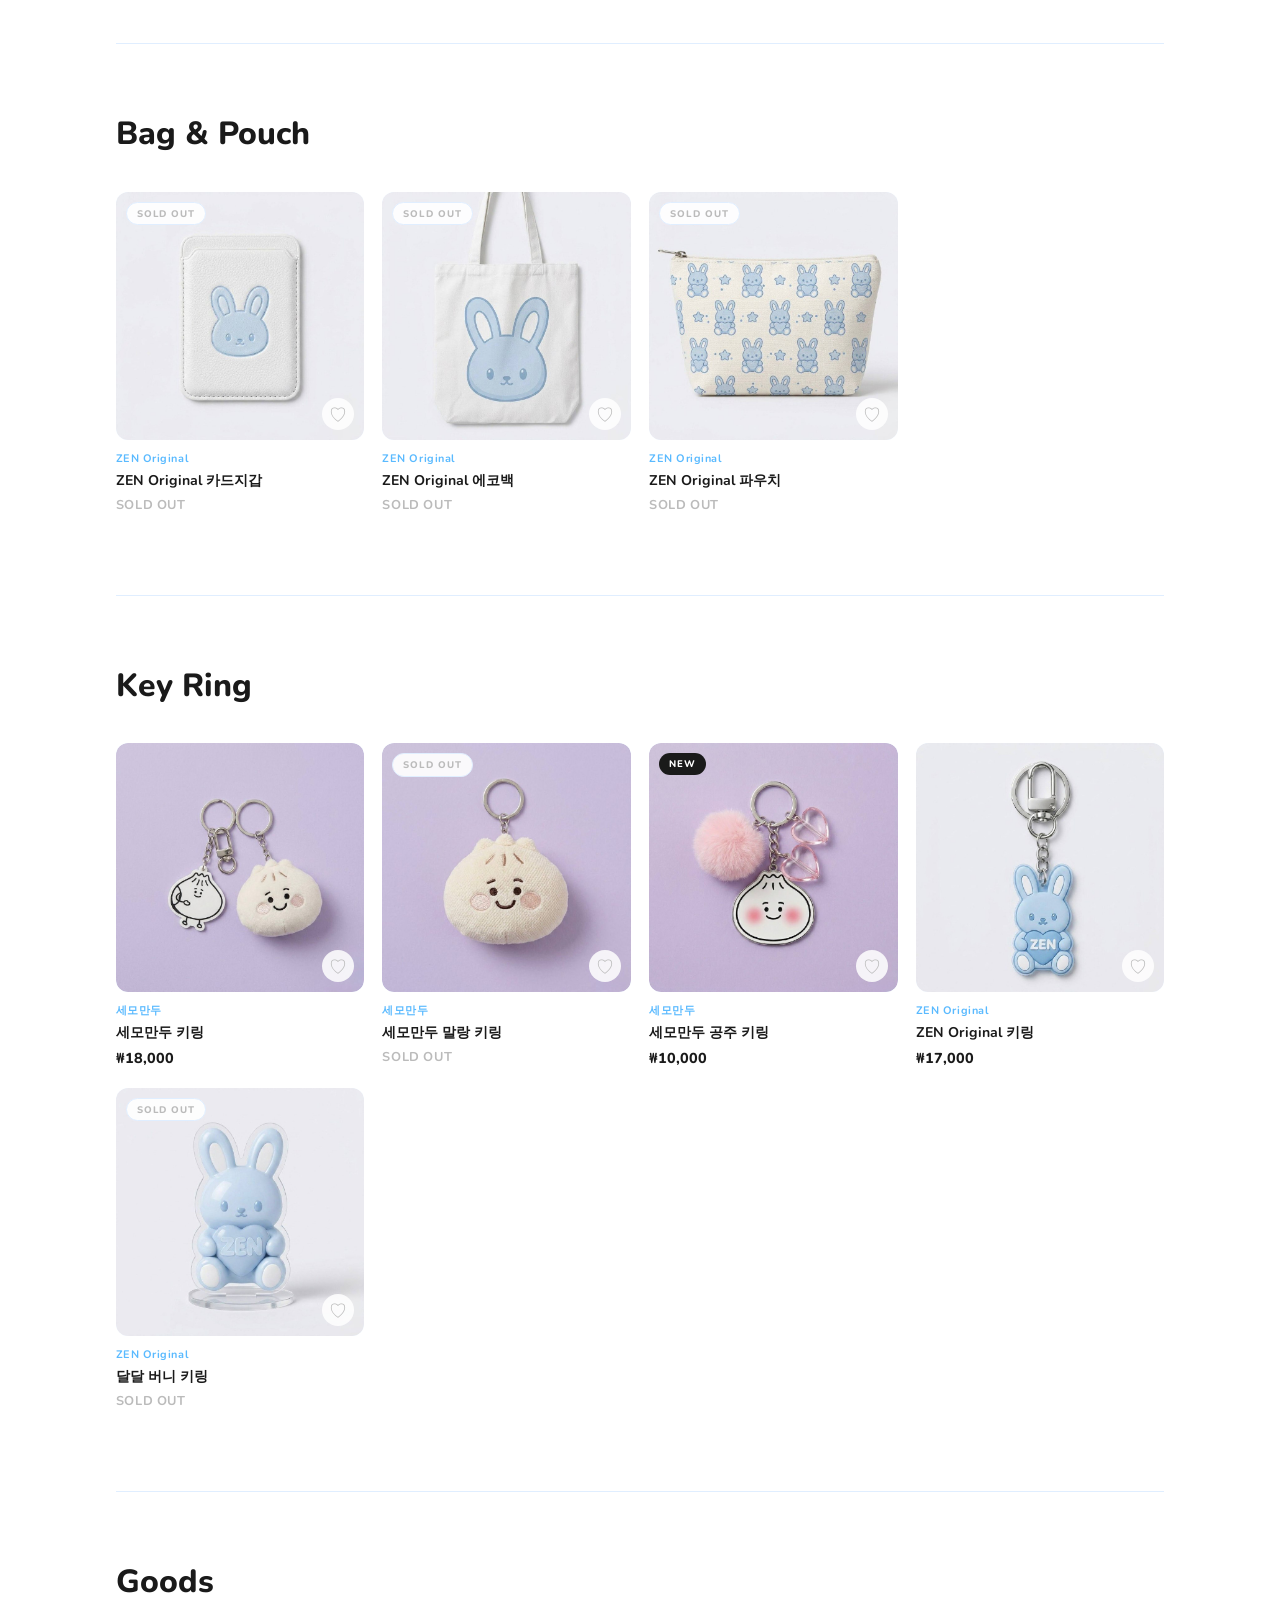
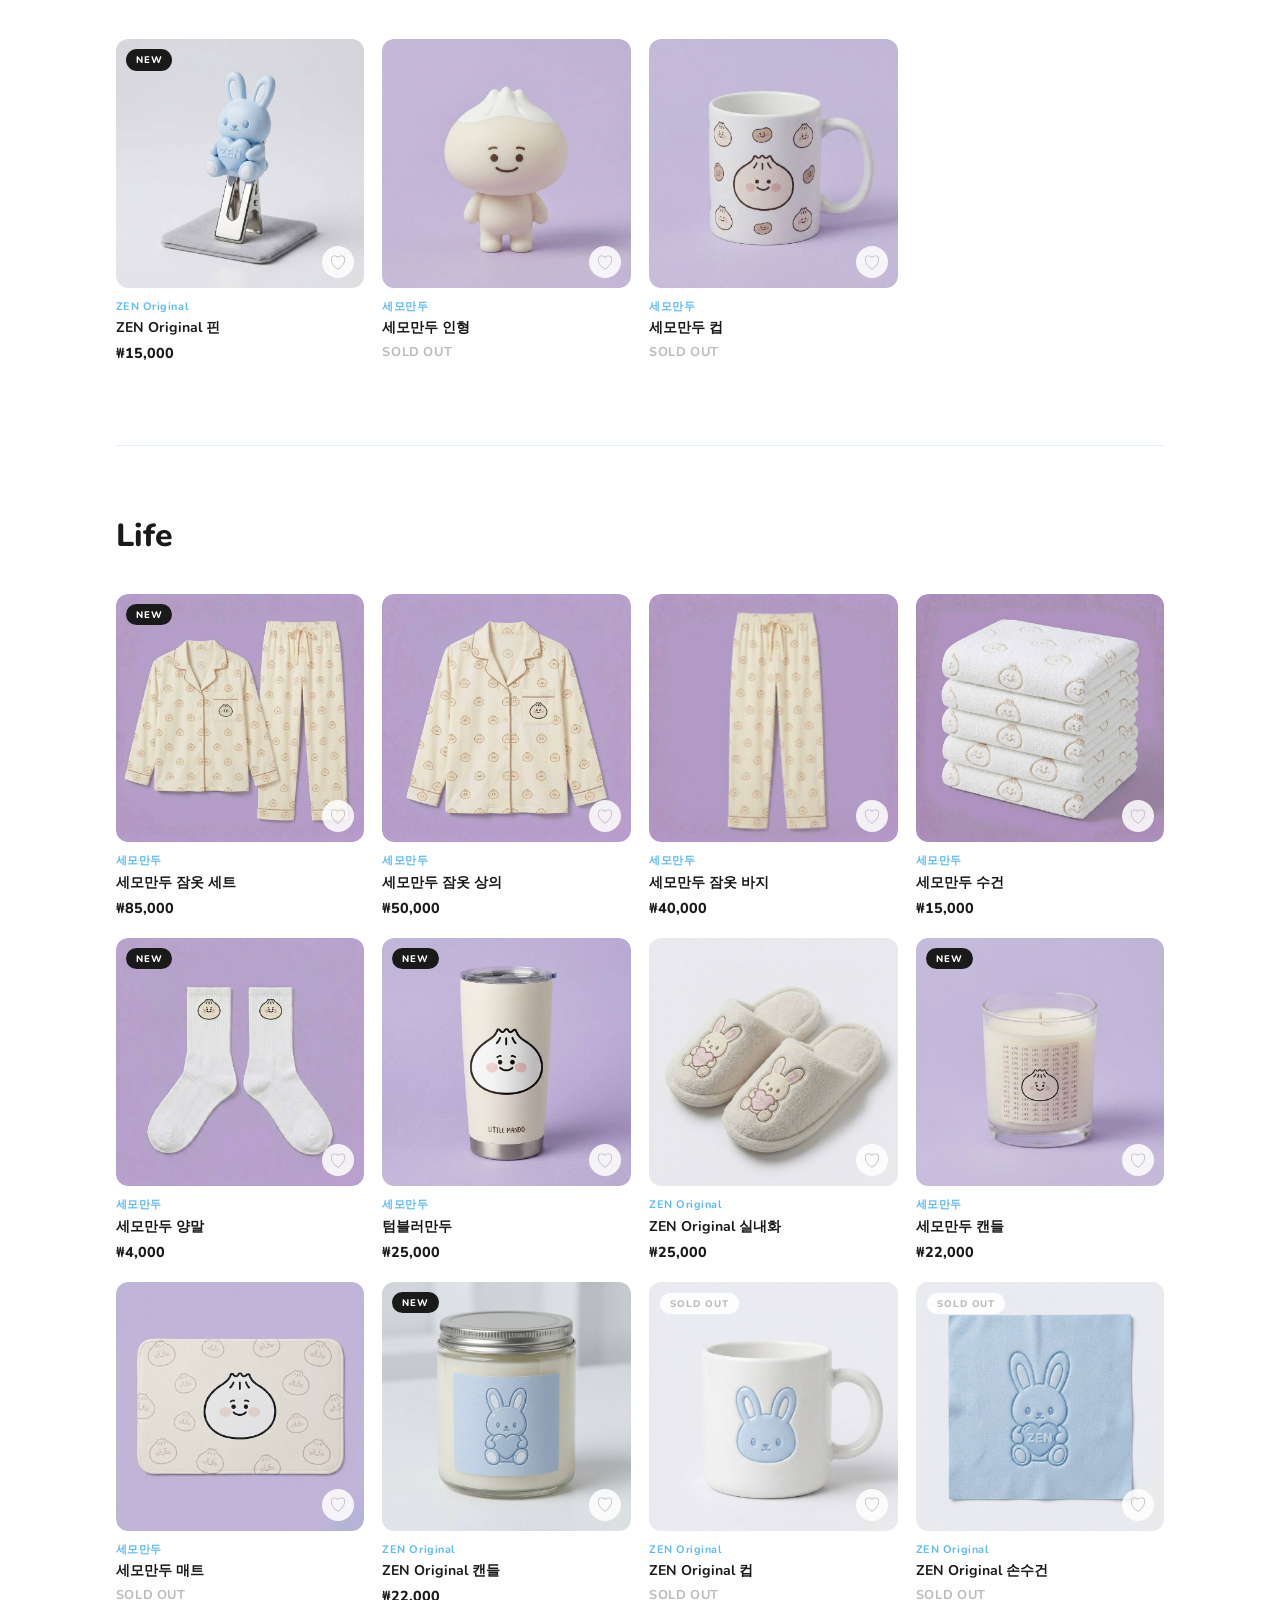
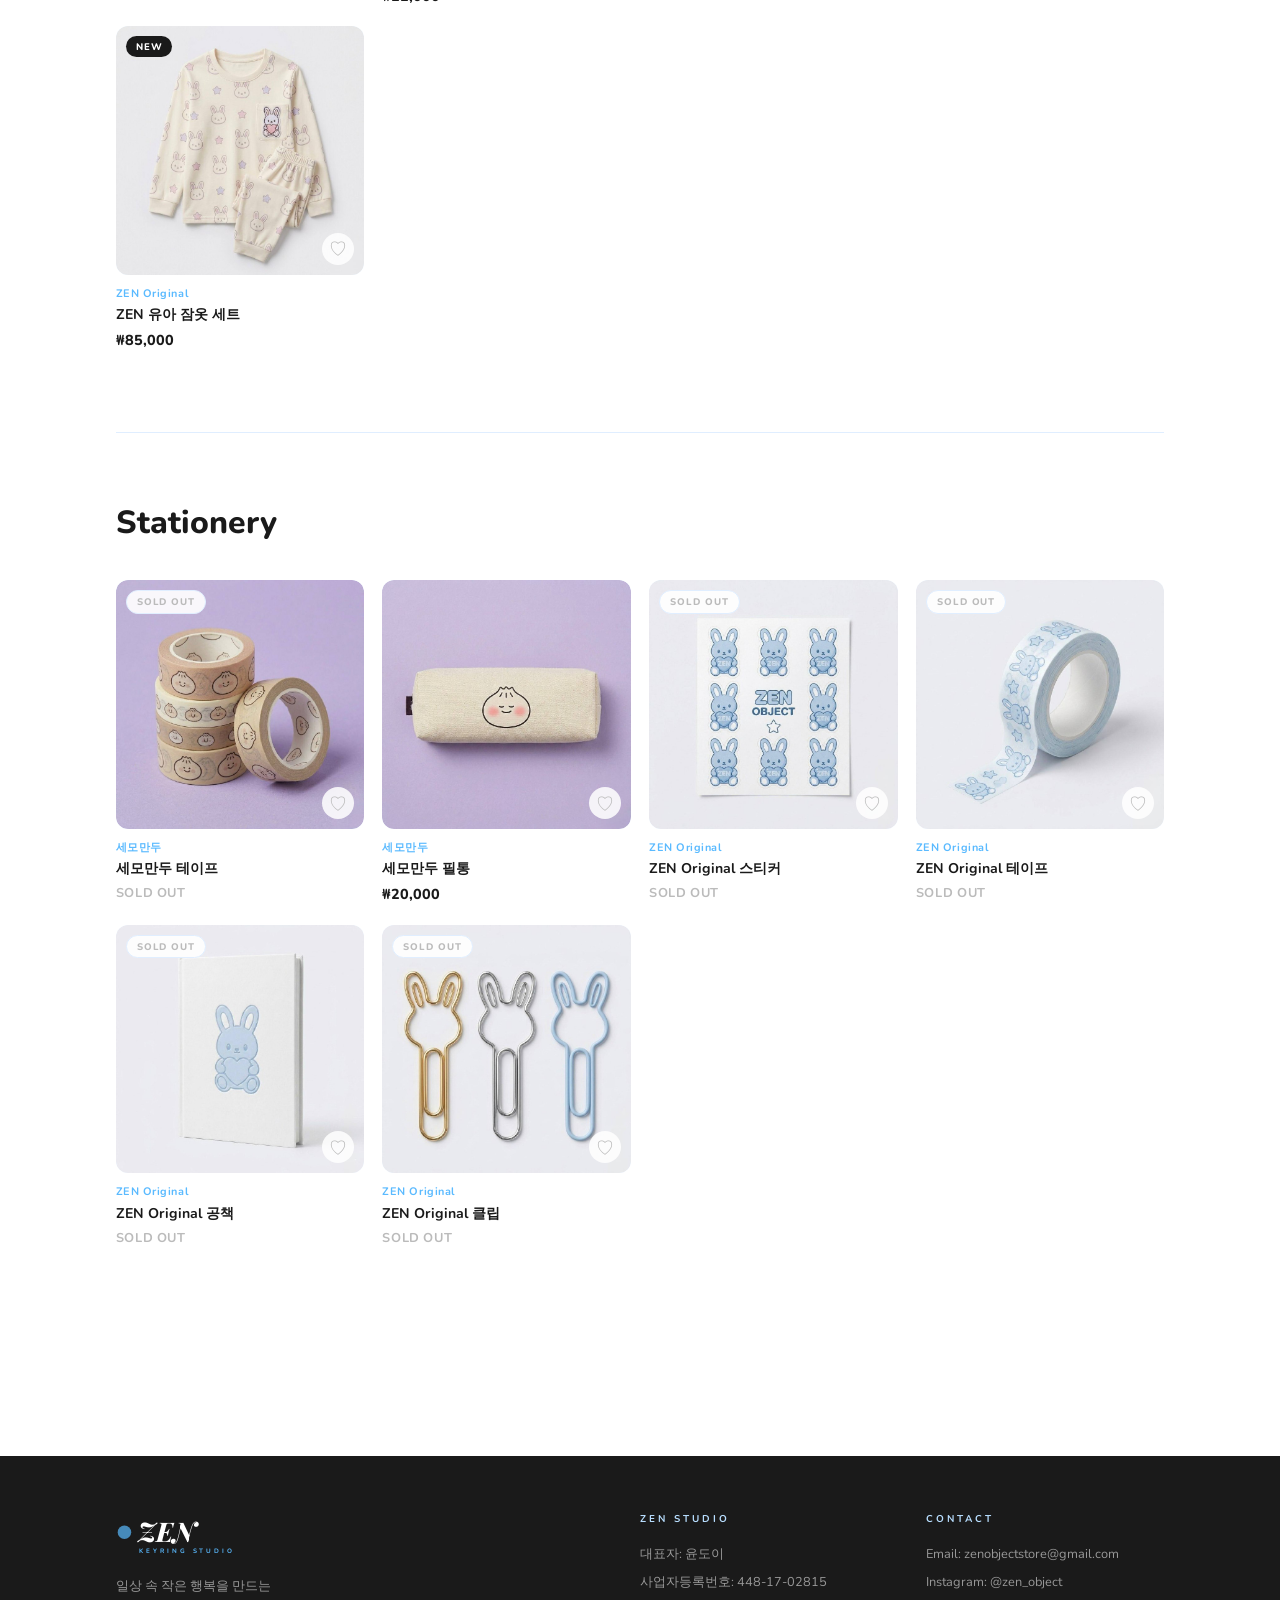
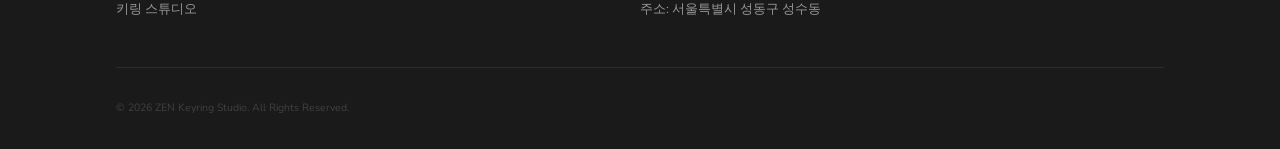
<file: shop.html>
<!DOCTYPE html>
<html lang="ko">
<head>
<meta charset="utf-8"/>
<meta content="width=device-width, initial-scale=1.0" name="viewport"/>
<title>Shop — ZEN</title>
<link href="https://fonts.googleapis.com" rel="preconnect"/>
<link crossorigin="" href="https://fonts.gstatic.com" rel="preconnect"/>
<link href="https://fonts.googleapis.com/css2?family=Playfair+Display:ital,wght@0,700;0,800;1,700;1,800&family=Nunito:wght@400;500;600;700;800&display=swap" rel="stylesheet"/>
<link href="index.css" rel="stylesheet"/>
<style>
    .page-hero {
        padding: 8rem 0 4rem;
        background: linear-gradient(160deg, #EDF6FF 0%, #D8EEFF 60%, #E8EEFF 100%);
        text-align: center; position: relative; overflow: hidden;
    }
    .page-hero::before {
        content: ''; position: absolute; top: -20%; right: -5%;
        width: 50%; height: 80%;
        background: radial-gradient(ellipse, rgba(90,186,255,.18) 0%, transparent 70%);
        filter: blur(40px);
    }
    .page-hero-eyebrow { display: block; font-size: .72rem; letter-spacing: .4em; text-transform: uppercase; color: var(--pink); margin-bottom: 1.2rem; font-weight: 700; }
    .page-hero h1 { font-family: 'Playfair Display', serif; font-size: clamp(2.8rem, 6vw, 5rem); font-weight: 800; font-style: italic; color: var(--text); letter-spacing: -.01em; }
    .page-hero p { font-size: 1rem; color: var(--muted); margin-top: 1.2rem; font-weight: 500; }

    .filter-bar { background: var(--bg); border-bottom: 1px solid var(--border); overflow-x: auto; white-space: nowrap; -webkit-overflow-scrolling: touch; scrollbar-width: none; }
    .filter-bar::-webkit-scrollbar { display: none; }
    .filter-bar-inner { display: inline-flex; padding: 0 1rem; }
    .filter-tab { display: inline-block; padding: 1rem 1.4rem; font-weight: 700; font-size: .76rem; letter-spacing: .08em; text-transform: uppercase; color: var(--muted); border-bottom: 2px solid transparent; cursor: pointer; transition: color .2s, border-color .2s; white-space: nowrap; background: none; border-top: none; border-left: none; border-right: none; }
    .filter-tab:hover { color: var(--text); }
    .filter-tab.active { color: var(--pink); border-bottom-color: var(--pink); }

    .shop-section { padding: 5rem 0 8rem; background: var(--bg); }
    .shop-group { margin-bottom: 5rem; }
    .group-label { font-family: 'Nunito', sans-serif; font-size: clamp(1.4rem, 3vw, 2rem); font-weight: 800; font-style: normal; color: var(--text); margin-bottom: 2rem; }
    .group-label span { color: var(--pink); }
    .section-divider { border: none; border-top: 1px solid var(--border); margin: 4rem 0; }
    .empty-msg { display: none; text-align: center; padding: 4rem 0; color: var(--muted); font-size: .95rem; }
    .empty-msg.visible { display: block; }
    .product-placeholder { background: linear-gradient(135deg, #EDF6FF 0%, #D8EEFF 60%, #E8EEFF 100%); }
    .product-card { cursor: pointer; }

    /* Cart icon badge */
    .cart-icon-wrap { position: relative; display: inline-flex; }
    .cart-badge {
        position: absolute; top: -6px; right: -8px;
        background: var(--pink); color: #fff;
        font-size: .6rem; font-weight: 800;
        width: 16px; height: 16px; border-radius: 50%;
        display: none; align-items: center; justify-content: center;
    }

    /* ── Cart Drawer ── */
    .cart-drawer {
        position: fixed; top: 0; right: 0; bottom: 0; width: min(400px, 100vw);
        background: #fff; z-index: 1100; box-shadow: -4px 0 30px rgba(0,0,0,.12);
        display: flex; flex-direction: column;
        transform: translateX(100%); transition: transform .3s cubic-bezier(.4,0,.2,1);
    }
    .cart-drawer.open { transform: translateX(0); }
    .cart-backdrop {
        position: fixed; inset: 0; background: rgba(0,0,0,.4); z-index: 1099;
        opacity: 0; visibility: hidden; transition: opacity .3s, visibility .3s;
    }
    .cart-backdrop.open { opacity: 1; visibility: visible; }
    .cart-drawer-head {
        display: flex; align-items: center; justify-content: space-between;
        padding: 1.4rem 1.6rem; border-bottom: 1px solid var(--border); flex-shrink: 0;
    }
    .cart-drawer-head h3 { font-family: 'Playfair Display', serif; font-size: 1.2rem; font-weight: 800; font-style: italic; }
    .cart-drawer-close {
        width: 34px; height: 34px; border-radius: 50%; border: none;
        background: var(--border); font-size: 1rem; cursor: pointer;
        display: flex; align-items: center; justify-content: center;
        color: var(--text); transition: background .2s, color .2s;
    }
    .cart-drawer-close:hover { background: var(--pink); color: #fff; }
    .cart-list { flex: 1; overflow-y: auto; padding: 1rem 1.6rem; }
    .cart-empty { text-align: center; color: var(--muted); font-size: .9rem; padding: 3rem 0; }
    .cart-item {
        display: flex; gap: 1rem; padding: 1rem 0; border-bottom: 1px solid var(--border);
    }
    .cart-item:last-child { border-bottom: none; }
    .cart-item-img {
        width: 72px; height: 72px; border-radius: 10px; overflow: hidden; flex-shrink: 0;
        background: linear-gradient(135deg, #EDF6FF, #D8EEFF);
    }
    .cart-item-img img { width: 100%; height: 100%; object-fit: cover; display: block; }
    .cart-item-info { flex: 1; display: flex; flex-direction: column; gap: .3rem; }
    .cart-item-brand { font-size: .68rem; font-weight: 700; letter-spacing: .1em; text-transform: uppercase; color: var(--pink); }
    .cart-item-name { font-size: .88rem; font-weight: 700; color: var(--text); }
    .cart-item-price { font-size: .88rem; font-weight: 800; color: var(--text); }
    .cart-item-controls { display: flex; align-items: center; gap: .5rem; margin-top: .2rem; }
    .cqty-btn {
        width: 26px; height: 26px; border-radius: 50%; border: 1px solid var(--border);
        background: none; cursor: pointer; font-size: .9rem; font-weight: 700;
        display: flex; align-items: center; justify-content: center;
        transition: border-color .2s, color .2s;
    }
    .cqty-btn:hover { border-color: var(--pink); color: var(--pink); }
    .cqty-val { font-size: .88rem; font-weight: 700; min-width: 20px; text-align: center; }
    .cart-remove-btn {
        margin-left: auto; font-size: .7rem; color: var(--muted); background: none;
        border: none; cursor: pointer; text-decoration: underline;
    }
    .cart-remove-btn:hover { color: var(--pink); }
    .cart-drawer-foot {
        padding: 1.2rem 1.6rem; border-top: 1px solid var(--border); flex-shrink: 0;
        display: flex; flex-direction: column; gap: .8rem;
    }
    .cart-total-row { display: flex; justify-content: space-between; align-items: center; font-weight: 800; font-size: 1rem; }
    .cart-total-row span:last-child { font-size: 1.15rem; color: var(--pink); }
    .cart-order-btn {
        display: block; text-align: center; background: var(--pink); color: #fff;
        border: none; border-radius: 100px; padding: .9rem; font-weight: 800;
        font-size: .9rem; letter-spacing: .04em; cursor: pointer;
        text-decoration: none; transition: opacity .2s;
    }
    .cart-order-btn:hover { opacity: .85; }
    .cart-order-note { text-align: center; font-size: .72rem; color: var(--muted); }

    /* ── Product Modal ── */
    .product-modal {
        position: fixed; inset: 0; z-index: 1000;
        display: flex; align-items: center; justify-content: center; padding: 1rem;
        opacity: 0; visibility: hidden; transition: opacity .25s, visibility .25s;
    }
    .product-modal.open { opacity: 1; visibility: visible; }
    .modal-overlay { position: absolute; inset: 0; background: rgba(0,0,0,.48); cursor: pointer; }
    .modal-content {
        position: relative; background: #fff; border-radius: 20px;
        width: min(860px, calc(100vw - 2rem)); max-height: calc(100vh - 2rem);
        overflow-y: auto; padding: 2.5rem;
        display: grid; grid-template-columns: 1fr 1fr; gap: 2.5rem; z-index: 1;
    }
    @media (max-width: 620px) {
        .modal-content { grid-template-columns: 1fr; padding: 1.4rem; gap: 1.4rem; }
    }
    @media (max-width: 480px) {
        .page-hero { padding: 5rem 0 2.5rem; }
        .shop-section { padding: 3rem 0 5rem; }
        .shop-group { margin-bottom: 3rem; }
        .modal-overlay { align-items: flex-end; padding: 0; }
        .modal-content {
            border-radius: 20px 20px 0 0; max-height: 92vh;
            padding: 1.2rem; width: 100%; gap: 1rem;
        }
        .modal-close { top: .8rem; right: .8rem; }
        .modal-thumbs-row { gap: .4rem; }
        .modal-thumb { width: 46px; height: 46px; }
        .modal-name-text { font-size: 1.2rem; }
        .modal-price-tag { font-size: 1.1rem; }
        .modal-btn-row { flex-direction: column; }
        .modal-cart-btn, .modal-buy-btn, .modal-wish-btn { width: 100%; justify-content: center; }
        .cart-drawer { width: 100vw; }
        .filter-tab { padding: .9rem 1rem; font-size: .7rem; }
    }
    .modal-close {
        position: absolute; top: 1rem; right: 1rem;
        width: 36px; height: 36px; border-radius: 50%;
        border: none; background: var(--border); font-size: 1.05rem;
        cursor: pointer; display: flex; align-items: center; justify-content: center;
        color: var(--text); z-index: 2; transition: background .2s, color .2s;
    }
    .modal-close:hover { background: var(--pink); color: #fff; }
    .modal-gallery { display: flex; flex-direction: column; gap: .8rem; }
    .modal-main-wrap {
        aspect-ratio: 1; border-radius: 14px; overflow: hidden;
        background: linear-gradient(135deg, #EDF6FF 0%, #D8EEFF 60%, #E8EEFF 100%);
        position: relative; touch-action: pan-y;
    }
    .modal-slide-track {
        display: flex; height: 100%; transition: transform .3s ease;
        will-change: transform;
    }
    .modal-slide-track img {
        flex-shrink: 0; width: 100%; height: 100%;
        object-fit: cover; border-radius: 14px;
    }
    .slide-arrow {
        position: absolute; top: 50%; transform: translateY(-50%);
        width: 32px; height: 32px; border-radius: 50%;
        background: rgba(255,255,255,.85); border: none; cursor: pointer;
        display: flex; align-items: center; justify-content: center;
        font-size: .9rem; z-index: 2; box-shadow: 0 2px 8px rgba(0,0,0,.12);
        transition: background .2s;
    }
    .slide-arrow:hover { background: #fff; }
    .slide-arrow.prev { left: 8px; }
    .slide-arrow.next { right: 8px; }
    .slide-dots { display: flex; justify-content: center; gap: 5px; margin-top: .3rem; }
    .slide-dot { width: 6px; height: 6px; border-radius: 50%; background: var(--border); transition: background .2s, transform .2s; }
    .slide-dot.active { background: var(--pink); transform: scale(1.3); }
    .modal-main-wrap img { width: 100%; height: 100%; object-fit: cover; display: block; }
    .modal-thumbs { display: flex; gap: .6rem; }
    .modal-thumb {
        width: 72px; height: 72px; border-radius: 8px; overflow: hidden;
        cursor: pointer; border: 2px solid var(--border); flex-shrink: 0;
        transition: border-color .2s; background: linear-gradient(135deg, #EDF6FF, #D8EEFF);
    }
    .modal-thumb.active { border-color: var(--pink); }
    .modal-thumb img { width: 100%; height: 100%; object-fit: cover; display: block; }
    .modal-info { display: flex; flex-direction: column; gap: .9rem; padding-top: .25rem; }
    .modal-brand-tag { font-size: .7rem; font-weight: 700; letter-spacing: .12em; text-transform: uppercase; color: var(--pink); }
    .modal-name-text { font-family: 'Playfair Display', serif; font-size: 1.5rem; font-weight: 800; color: var(--text); line-height: 1.25; }
    .modal-divider { border: none; border-top: 1px solid var(--border); }
    .modal-price-tag { font-size: 1.25rem; font-weight: 800; color: var(--text); }
    .modal-price-tag.is-soldout { color: var(--muted); font-size: .88rem; letter-spacing: .1em; text-transform: uppercase; }
    .modal-desc-para { font-size: .9rem; line-height: 1.78; color: var(--muted); }
    /* Qty selector */
    .qty-row { display: flex; align-items: center; gap: .8rem; }
    .qty-label { font-size: .78rem; font-weight: 700; color: var(--muted); letter-spacing: .06em; text-transform: uppercase; margin-right: .2rem; }
    .qty-btn {
        width: 32px; height: 32px; border-radius: 50%;
        border: 1.5px solid var(--border); background: none; cursor: pointer;
        font-size: 1.1rem; font-weight: 700; color: var(--text);
        display: flex; align-items: center; justify-content: center;
        transition: border-color .2s, color .2s;
    }
    .qty-btn:hover { border-color: var(--pink); color: var(--pink); }
    .qty-val { font-size: 1rem; font-weight: 800; min-width: 28px; text-align: center; }
    .qty-note { font-size: .72rem; color: var(--muted); margin-top: -.2rem; }
    /* Color selector */
    .color-row { display: flex; flex-direction: column; gap: .5rem; }
    .color-label { font-size: .78rem; font-weight: 700; color: var(--muted); letter-spacing: .06em; text-transform: uppercase; }
    .color-swatches { display: flex; gap: .5rem; flex-wrap: wrap; }
    .color-swatch {
        width: 32px; height: 32px; border-radius: 50%; cursor: pointer;
        border: 2px solid transparent; transition: border-color .2s, transform .15s;
        position: relative;
    }
    .color-swatch:hover { transform: scale(1.1); }
    .color-swatch.selected { border-color: var(--pink); box-shadow: 0 0 0 2px #fff, 0 0 0 4px var(--pink); }
    .color-swatch[data-color="검은색"] { background: #1a1a1a; }
    .color-swatch[data-color="흰색"] { background: #ffffff; border: 2px solid #ddd; }
    .color-swatch.selected[data-color="흰색"] { border-color: var(--pink); }
    .color-swatch[data-color="핑크"] { background: #FFAECB; }
    .color-swatch[data-color="파랑"] { background: #9DC8F0; }
    .color-selected-label { font-size: .8rem; color: var(--text); font-weight: 600; }
    /* Model selector */
    .model-row { display: flex; flex-direction: column; gap: .4rem; }
    .model-label { font-size: .78rem; font-weight: 700; color: var(--muted); letter-spacing: .06em; text-transform: uppercase; }
    .model-select {
        width: 100%; padding: .65rem .9rem; border: 1.5px solid var(--border);
        border-radius: 10px; font-family: inherit; font-size: .88rem;
        color: var(--text); background: #fff; cursor: pointer;
        transition: border-color .2s;
    }
    .model-select:focus { outline: none; border-color: var(--pink); }
    /* Action buttons */
    .modal-btn-row { display: flex; gap: .7rem; }
    .modal-cart-btn {
        flex: 1; border: 1.5px solid var(--pink); background: none; color: var(--pink);
        border-radius: 100px; padding: .8rem; font-weight: 800; font-size: .85rem;
        letter-spacing: .03em; cursor: pointer; transition: background .2s, color .2s;
    }
    .modal-cart-btn:hover { background: var(--pink); color: #fff; }
    .modal-buy-btn {
        flex: 1; background: var(--pink); color: #fff; border: none;
        border-radius: 100px; padding: .8rem; font-weight: 800; font-size: .85rem;
        letter-spacing: .03em; cursor: pointer; transition: opacity .2s;
    }
    .modal-buy-btn:hover { opacity: .85; }
    .modal-wish-btn {
        width: 100%; border: 1.5px solid var(--border); background: none;
        color: var(--muted); border-radius: 100px; padding: .7rem;
        font-weight: 800; font-size: .85rem; cursor: pointer;
        transition: border-color .2s, color .2s;
        display: flex; align-items: center; justify-content: center; gap: .4rem;
    }
    .modal-wish-btn:hover { border-color: var(--pink); color: var(--pink); }
    .modal-wish-btn.wished { border-color: var(--pink); color: var(--pink); background: var(--pink-bg); }
    .modal-soldout-tag {
        display: block; text-align: center; color: var(--muted);
        font-size: .78rem; font-weight: 700; letter-spacing: .1em; text-transform: uppercase;
        padding: .9rem 2rem; border: 1px solid var(--border); border-radius: 100px;
    }

    /* Toast */
    .toast {
        position: fixed; bottom: 2rem; left: 50%; transform: translateX(-50%) translateY(20px);
        background: #1A1A1A; color: #fff; border-radius: 100px;
        padding: .7rem 1.4rem; font-size: .85rem; font-weight: 600;
        opacity: 0; transition: opacity .25s, transform .25s; z-index: 2000; white-space: nowrap;
    }
    .toast.show { opacity: 1; transform: translateX(-50%) translateY(0); }
</style>
</head>
<body>

<nav id="navbar">
<div class="container nav-content">
<a class="logo" href="index.html">
<img src="images/로고.jpg" alt="ZEN" style="height:82px;width:auto;object-fit:contain;border-radius:8px;">
</a>
<ul class="nav-links" id="navLinks">
<li><a href="about.html">About</a></li>
<li><a href="shop.html" style="color:var(--pink)">Shop</a></li>
<li><a href="contact.html">Contact</a></li>
</ul>
<div class="nav-icons">
<a aria-label="인스타그램" class="nav-icon-btn" href="https://www.instagram.com/zen_object/" target="_blank">
<svg fill="none" height="18" stroke="currentColor" stroke-linecap="round" stroke-linejoin="round" stroke-width="1.8" viewbox="0 0 24 24" width="18"><rect height="20" rx="5" width="20" x="2" y="2"></rect><circle cx="12" cy="12" r="4"></circle><circle cx="17.5" cy="6.5" fill="currentColor" r=".8" stroke="none"></circle></svg>
</a>
<button aria-label="찜하기" class="nav-icon-btn cart-icon-wrap" id="wishToggle">
<svg fill="none" height="18" stroke="currentColor" stroke-linecap="round" stroke-linejoin="round" stroke-width="1.8" viewbox="0 0 24 24" width="18"><path d="M20.84 4.61a5.5 5.5 0 0 0-7.78 0L12 5.67l-1.06-1.06a5.5 5.5 0 0 0-7.78 7.78l1.06 1.06L12 21.23l7.78-7.78 1.06-1.06a5.5 5.5 0 0 0 0-7.78z"></path></svg>
<span class="cart-badge" id="wishBadge">0</span>
</button>
<button aria-label="장바구니" class="nav-icon-btn cart-icon-wrap" id="cartToggle">
<svg fill="none" height="18" stroke="currentColor" stroke-linecap="round" stroke-linejoin="round" stroke-width="1.8" viewbox="0 0 24 24" width="18"><path d="M6 2 3 6v14a2 2 0 0 0 2 2h14a2 2 0 0 0 2-2V6l-3-4z"></path><line x1="3" x2="21" y1="6" y2="6"></line><path d="M16 10a4 4 0 0 1-8 0"></path></svg>
<span class="cart-badge" id="cartBadge">0</span>
</button>
</div>
<div class="nav-overlay" id="navOverlay"></div>
<button aria-label="메뉴" class="nav-hamburger" id="navHamburger"><span></span><span></span><span></span></button>
</div>
</nav>

<div style="width:100%;overflow:hidden;line-height:0;">
  <img src="images/세일베너.jpg" alt="Early Summer Sale" style="width:100%;display:block;max-height:320px;object-fit:cover;object-position:center;">
</div>

<div class="filter-bar">
<div class="filter-bar-inner">
<button class="filter-tab active" data-filter="all">ALL</button>
<button class="filter-tab" data-filter="phonecase">PHONE CASE</button>
<button class="filter-tab" data-filter="smarttok">SMART TOK</button>
<button class="filter-tab" data-filter="magsafe">MAGSAFE</button>
<button class="filter-tab" data-filter="digital">AIRPODS</button>
<button class="filter-tab" data-filter="ipad">IPAD / MACBOOK</button>
<button class="filter-tab" data-filter="pouch">POUCH / BAG</button>
<button class="filter-tab" data-filter="keyring">KEY RING</button>
<button class="filter-tab" data-filter="goods">GOODS</button>
<button class="filter-tab" data-filter="life">LIFE</button>
<button class="filter-tab" data-filter="stationery">STATIONERY</button>
</div>
</div>

<section class="shop-section">
<div class="container">

<!-- PHONE CASE -->
<div class="shop-group" data-group="phonecase">
<h2 class="group-label reveal">Phone Case</h2>
<div class="product-grid">
<div class="product-card reveal" data-tags="phonecase new best"
     data-name="빅만두 폰케이스" data-brand="세모만두" data-price="₩32,000"
     data-img1="images/케이스A1.jpg" data-img2="images/케이스A2.jpg"
     data-desc="세모만두 캐릭터가 담긴 빅만두 폰케이스. 소중한 폰을 귀엽게 보호해요."
     data-models="iPhone 15|iPhone 15 Plus|iPhone 15 Pro|iPhone 15 Pro Max|iPhone 16|iPhone 16 Plus|iPhone 16 Pro|iPhone 16 Pro Max|Galaxy S24|Galaxy S24+|Galaxy S24 Ultra|Galaxy S25|Galaxy S25+|Galaxy S25 Ultra">
<div class="product-img-wrap">
<span class="product-badge badge-new">NEW</span>
<img alt="빅만두 폰케이스" src="images/케이스A1.jpg"/>
<button aria-label="찜하기" class="heart-btn">♡</button>
</div>
<span class="product-brand">세모만두</span>
<div class="product-name">빅만두 폰케이스</div>
<div class="product-price-row"><span class="price-sale">₩32,000</span></div>
</div>
<div class="product-card reveal" data-tags="phonecase best" data-soldout="true" style="transition-delay:.07s"
     data-name="미니만두 폰케이스" data-brand="세모만두" data-price="₩32,000"
     data-img1="images/케이스1.jpg"
     data-desc="세모만두 캐릭터가 담긴 미니만두 폰케이스. 소중한 폰을 귀엽게 보호해요."
     data-models="iPhone 15|iPhone 15 Plus|iPhone 15 Pro|iPhone 15 Pro Max|iPhone 16|iPhone 16 Plus|iPhone 16 Pro|iPhone 16 Pro Max|Galaxy S24|Galaxy S24+|Galaxy S24 Ultra|Galaxy S25|Galaxy S25+|Galaxy S25 Ultra">
<div class="product-img-wrap">
<img alt="미니만두 폰케이스" src="images/케이스1.jpg"/>
<button aria-label="찜하기" class="heart-btn">♡</button>
</div>
<span class="product-brand">세모만두</span>
<div class="product-name">미니만두 폰케이스</div>
<div class="product-price-row"><span class="price-soldout">SOLD OUT</span></div>
</div>
<div class="product-card reveal" data-tags="phonecase best" style="transition-delay:.14s"
     data-name="ZEN Original 폰케이스" data-brand="ZEN Original" data-price="₩30,000"
     data-img1="images/젠휴대폰케이1스.jpg" data-img2="images/젠휴대폰케이스2.jpg"
     data-desc="ZEN 오리지널 캐릭터 폰케이스."
     data-models="iPhone 15|iPhone 15 Plus|iPhone 15 Pro|iPhone 15 Pro Max|iPhone 16|iPhone 16 Plus|iPhone 16 Pro|iPhone 16 Pro Max|Galaxy S24|Galaxy S24+|Galaxy S24 Ultra|Galaxy S25|Galaxy S25+|Galaxy S25 Ultra">
<div class="product-img-wrap">
<img alt="ZEN Original 폰케이스" src="images/젠휴대폰케이1스.jpg"/>
<button aria-label="찜하기" class="heart-btn">♡</button>
</div>
<span class="product-brand">ZEN Original</span>
<div class="product-name">ZEN Original 폰케이스</div>
<div class="product-price-row"><span class="price-sale">₩30,000</span></div>
</div>
</div>
</div>
<hr class="section-divider"/>

<!-- SMART TOK -->
<div class="shop-group" data-group="smarttok">
<h2 class="group-label reveal">Smart Tok</h2>
<div class="product-grid">
<div class="product-card reveal" data-tags="smarttok best"
     data-name="세모만두 그립톡" data-brand="세모만두" data-price="₩18,000"
     data-img1="images/그립톡만두1.jpg" data-img2="images/그립톡만두2.jpg"
     data-desc="스마트폰을 더 안전하게, 더 귀엽게. 세모만두 그립톡으로 일상에 특별함을 더해보세요.">
<div class="product-img-wrap">
<img alt="세모만두 그립톡" src="images/그립톡만두1.jpg"/>
<button aria-label="찜하기" class="heart-btn">♡</button>
</div>
<span class="product-brand">세모만두</span>
<div class="product-name">세모만두 그립톡</div>
<div class="product-price-row"><span class="price-sale">₩18,000</span></div>
</div>
<div class="product-card reveal" data-tags="smarttok" style="transition-delay:.1s"
     data-name="ZEN Original 스마트톡" data-brand="ZEN Original" data-price="₩16,000"
     data-img1="images/젠그립톡1.jpg" data-img2="images/젠그립톡2.jpg"
     data-desc="ZEN 오리지널 캐릭터 스마트톡.">
<div class="product-img-wrap">
<img alt="ZEN Original 스마트톡" src="images/젠그립톡1.jpg"/>
<button aria-label="찜하기" class="heart-btn">♡</button>
</div>
<span class="product-brand">ZEN Original</span>
<div class="product-name">ZEN Original 스마트톡</div>
<div class="product-price-row"><span class="price-sale">₩16,000</span></div>
</div>
</div>
</div>
<hr class="section-divider"/>

<!-- MAGSAFE -->
<div class="shop-group" data-group="magsafe">
<h2 class="group-label reveal">MagSafe</h2>
<div class="product-grid">
<div class="product-card reveal" data-tags="magsafe" data-soldout="true"
     data-name="세모만두 맥세이프" data-brand="세모만두" data-price="₩28,000"
     data-img1="images/맥세이프충전기1.jpg" data-img2="images/맥세이프충전기2.jpg"
     data-desc="무선 충전을 더 감각있게. 세모만두 캐릭터가 담긴 맥세이프 충전기예요.">
<div class="product-img-wrap">
<img alt="세모만두 맥세이프" src="images/맥세이프충전기1.jpg"/>
<button aria-label="찜하기" class="heart-btn">♡</button>
</div>
<span class="product-brand">세모만두</span>
<div class="product-name">세모만두 맥세이프</div>
<div class="product-price-row"><span class="price-soldout">SOLD OUT</span></div>
</div>
</div>
</div>
<hr class="section-divider"/>

<!-- AIRPODS / DIGITAL -->
<div class="shop-group" data-group="digital">
<h2 class="group-label reveal">AirPods &amp; Digital</h2>
<div class="product-grid">
<div class="product-card reveal" data-tags="digital new" data-soldout="true"
     data-name="세모만두 에어팟 케이스" data-brand="세모만두" data-price="₩25,000"
     data-img1="images/에어팟1.jpg" data-img2="images/에어팟2.jpg"
     data-desc="귀여운 세모만두 에어팟 케이스. 소중한 에어팟을 보호하며 귀엽게 꾸며보세요."
     data-models="AirPods Pro 1세대|AirPods 3세대|AirPods Pro 2세대|AirPods 4">
<div class="product-img-wrap">
<span class="product-badge badge-soldout">SOLD OUT</span>
<img alt="세모만두 에어팟 케이스" src="images/에어팟1.jpg"/>
<button aria-label="찜하기" class="heart-btn">♡</button>
</div>
<span class="product-brand">세모만두</span>
<div class="product-name">세모만두 에어팟 케이스</div>
<div class="product-price-row"><span class="price-soldout">SOLD OUT</span></div>
</div>
<div class="product-card reveal" data-tags="digital new" data-soldout="true" style="transition-delay:.07s"
     data-name="ZEN Original 에어팟 케이스" data-brand="ZEN Original" data-price="₩23,000"
     data-img1="images/젠에어팟1.jpg" data-img2="images/젠에어팟2.jpg"
     data-desc="ZEN 오리지널 캐릭터 에어팟 케이스."
     data-models="AirPods Pro 1세대|AirPods 3세대|AirPods Pro 2세대|AirPods 4">
<div class="product-img-wrap">
<span class="product-badge badge-soldout">SOLD OUT</span>
<img alt="ZEN Original 에어팟 케이스" src="images/젠에어팟1.jpg"/>
<button aria-label="찜하기" class="heart-btn">♡</button>
</div>
<span class="product-brand">ZEN Original</span>
<div class="product-name">ZEN Original 에어팟 케이스</div>
<div class="product-price-row"><span class="price-soldout">SOLD OUT</span></div>
</div>
<div class="product-card reveal" data-tags="digital new" data-soldout="true"
     data-name="ZEN Original USB" data-brand="ZEN Original" data-price="₩20,000"
     data-img1="images/젠usb1.jpg" data-img2="images/젠usb2.jpg"
     data-desc="ZEN 오리지널 캐릭터 USB. 세련된 디자인으로 어디서나 사용해보세요.">
<div class="product-img-wrap">
<span class="product-badge badge-soldout">SOLD OUT</span>
<img alt="ZEN Original USB" src="images/젠usb1.jpg"/>
<button aria-label="찜하기" class="heart-btn">♡</button>
</div>
<span class="product-brand">ZEN Original</span>
<div class="product-name">ZEN Original USB</div>
<div class="product-price-row"><span class="price-soldout">SOLD OUT</span></div>
</div>
</div>
</div>
<hr class="section-divider"/>

<!-- IPAD / LAPTOP -->
<div class="shop-group" data-group="ipad">
<h2 class="group-label reveal">iPad &amp; Laptop</h2>
<div class="product-grid">
<div class="product-card reveal" data-tags="ipad"
     data-name="세모만두 아이패드 케이스" data-brand="세모만두" data-price="₩30,000"
     data-img1="images/아이패드케이스1.jpg" data-img2="images/아이패드케이스2.jpg"
     data-desc="아이패드를 세모만두와 함께. 귀여운 캐릭터로 특별하게 꾸며보세요. 📐 iPad Air 4/5세대 · iPad 10.9인치 (10세대) 호환">
<div class="product-img-wrap">
<img alt="세모만두 아이패드 케이스" src="images/아이패드케이스1.jpg"/>
<button aria-label="찜하기" class="heart-btn">♡</button>
</div>
<span class="product-brand">세모만두</span>
<div class="product-name">세모만두 아이패드 케이스</div>
<div class="product-price-row"><span class="price-sale">₩30,000</span></div>
</div>
<div class="product-card reveal" data-tags="ipad" style="transition-delay:.07s"
     data-name="세모만두 노트북스킨" data-brand="세모만두" data-price="₩35,000"
     data-img1="images/노트북스킨1.jpg" data-img2="images/노트북스킨2.jpg"
     data-desc="세모만두 캐릭터 노트북 스킨. 노트북을 귀엽게 꾸며보세요! 📐 14인치 노트북 사이즈 / 재단 후 부착">
<div class="product-img-wrap">
<img alt="세모만두 노트북스킨" src="images/노트북스킨1.jpg"/>
<button aria-label="찜하기" class="heart-btn">♡</button>
</div>
<span class="product-brand">세모만두</span>
<div class="product-name">세모만두 노트북스킨</div>
<div class="product-price-row"><span class="price-sale">₩35,000</span></div>
</div>
<div class="product-card reveal" data-tags="ipad new" style="transition-delay:.14s"
     data-name="ZEN Original 아이패드 케이스" data-brand="ZEN Original" data-price="₩30,000"
     data-img1="images/젠아이패드1.jpg"
     data-desc="ZEN 오리지널 캐릭터 아이패드 케이스.">
<div class="product-img-wrap">
<span class="product-badge badge-new">NEW</span>
<img alt="ZEN Original 아이패드 케이스" src="images/젠아이패드1.jpg"/>
<button aria-label="찜하기" class="heart-btn">♡</button>
</div>
<span class="product-brand">ZEN Original</span>
<div class="product-name">ZEN Original 아이패드 케이스</div>
<div class="product-price-row"><span class="price-sale">₩30,000</span></div>
</div>
<div class="product-card reveal" data-tags="ipad new" data-soldout="true" style="transition-delay:.21s"
     data-name="ZEN Original 노트북파우치" data-brand="ZEN Original" data-price="₩32,000"
     data-img1="images/젠노트북파우치1.jpg" data-img2="images/젠노트북파우치2.jpg"
     data-desc="ZEN 오리지널 캐릭터 노트북 파우치. 📐 약 36 × 26cm (13인치 수납 가능)">
<div class="product-img-wrap">
<span class="product-badge badge-soldout">SOLD OUT</span>
<img alt="ZEN Original 노트북파우치" src="images/젠노트북파우치1.jpg"/>
<button aria-label="찜하기" class="heart-btn">♡</button>
</div>
<span class="product-brand">ZEN Original</span>
<div class="product-name">ZEN Original 노트북파우치</div>
<div class="product-price-row"><span class="price-soldout">SOLD OUT</span></div>
</div>
</div>
</div>
<hr class="section-divider"/>

<!-- POUCH / BAG -->
<div class="shop-group" data-group="pouch">
<h2 class="group-label reveal">Bag &amp; Pouch</h2>
<div class="product-grid">
<div class="product-card reveal" data-tags="pouch new" data-soldout="true" style="transition-delay:.35s"
     data-name="ZEN Original 카드지갑" data-brand="ZEN Original" data-price="₩18,000"
     data-img1="images/젠카드지갑1.jpg" data-img2="images/젠카드지갑2.jpg"
     data-desc="ZEN 오리지널 캐릭터 카드지갑. 📐 약 11 × 7cm">
<div class="product-img-wrap">
<span class="product-badge badge-soldout">SOLD OUT</span>
<img alt="ZEN Original 카드지갑" src="images/젠카드지갑1.jpg"/>
<button aria-label="찜하기" class="heart-btn">♡</button>
</div>
<span class="product-brand">ZEN Original</span>
<div class="product-name">ZEN Original 카드지갑</div>
<div class="product-price-row"><span class="price-soldout">SOLD OUT</span></div>
</div>
<div class="product-card reveal" data-tags="pouch new" data-soldout="true" style="transition-delay:.35s"
     data-name="ZEN Original 에코백" data-brand="ZEN Original" data-price="₩32,000"
     data-img1="images/젠에코백1.jpg" data-img2="images/젠에코백2.jpg"
     data-desc="ZEN 오리지널 캐릭터 에코백. 가볍고 든든하게 일상을 함께해요. 📐 약 37 × 40cm (손잡이 제외)">
<div class="product-img-wrap">
<span class="product-badge badge-soldout">SOLD OUT</span>
<img alt="ZEN Original 에코백" src="images/젠에코백1.jpg"/>
<button aria-label="찜하기" class="heart-btn">♡</button>
</div>
<span class="product-brand">ZEN Original</span>
<div class="product-name">ZEN Original 에코백</div>
<div class="product-price-row"><span class="price-soldout">SOLD OUT</span></div>
</div>
<div class="product-card reveal" data-tags="pouch new" data-soldout="true" style="transition-delay:.42s"
     data-name="ZEN Original 파우치" data-brand="ZEN Original" data-price="₩22,000"
     data-img1="images/젠파우치1.jpg" data-img2="images/젠파우치2.jpg"
     data-desc="ZEN 오리지널 캐릭터 파우치. 소중한 물건을 귀엽게 담아보세요. 📐 약 22 × 15cm">
<div class="product-img-wrap">
<span class="product-badge badge-soldout">SOLD OUT</span>
<img alt="ZEN Original 파우치" src="images/젠파우치1.jpg"/>
<button aria-label="찜하기" class="heart-btn">♡</button>
</div>
<span class="product-brand">ZEN Original</span>
<div class="product-name">ZEN Original 파우치</div>
<div class="product-price-row"><span class="price-soldout">SOLD OUT</span></div>
</div>
</div>
</div>
<hr class="section-divider"/>

<!-- KEY RING -->
<div class="shop-group" data-group="keyring">
<h2 class="group-label reveal">Key Ring</h2>
<div class="product-grid">
<div class="product-card reveal" data-tags="keyring new"
     data-name="세모만두 키링" data-brand="세모만두" data-price="₩18,000"
     data-img1="images/키링1.jpg" data-img2="images/키링2.jpg"
     data-desc="세모만두 캐릭터 키링. 가방에 달면 어디서나 시선을 끌어요.">
<div class="product-img-wrap">
<img alt="세모만두 키링" src="images/키링1.jpg"/>
<button aria-label="찜하기" class="heart-btn">♡</button>
</div>
<span class="product-brand">세모만두</span>
<div class="product-name">세모만두 키링</div>
<div class="product-price-row"><span class="price-sale">₩18,000</span></div>
</div>
<div class="product-card reveal" data-tags="keyring new" data-soldout="true" style="transition-delay:.035s"
     data-name="세모만두 말랑 키링" data-brand="세모만두" data-price="₩10,000"
     data-img1="images/키링A.jpg"
     data-desc="손에 쥐면 말랑말랑! 세모만두 캐릭터의 귀여움을 그대로 담은 말랑 키링이에요. 가방·파우치·열쇠 어디에든 달아보세요.">
<div class="product-img-wrap">
<span class="product-badge badge-soldout">SOLD OUT</span>
<img alt="세모만두 말랑 키링" src="images/키링A.jpg"/>
<button aria-label="찜하기" class="heart-btn">♡</button>
</div>
<span class="product-brand">세모만두</span>
<div class="product-name">세모만두 말랑 키링</div>
<div class="product-price-row"><span class="price-soldout">SOLD OUT</span></div>
</div>
<div class="product-card reveal" data-tags="keyring new" style="transition-delay:.07s"
     data-name="세모만두 공주 키링" data-brand="세모만두" data-price="₩10,000"
     data-img1="images/키링B1.jpg" data-img2="images/키링B2.jpg"
     data-desc="공주님처럼 사랑스러운 세모만두 공주 키링! 반짝반짝 귀여운 디테일로 어디서나 주목받아요. 가방·파우치에 달면 완성되는 포인트 아이템.">
<div class="product-img-wrap">
<span class="product-badge badge-new">NEW</span>
<img alt="세모만두 공주 키링" src="images/키링B1.jpg"/>
<button aria-label="찜하기" class="heart-btn">♡</button>
</div>
<span class="product-brand">세모만두</span>
<div class="product-name">세모만두 공주 키링</div>
<div class="product-price-row"><span class="price-sale">₩10,000</span></div>
</div>
<div class="product-card reveal" data-tags="keyring new" style="transition-delay:.105s"
     data-name="ZEN Original 키링" data-brand="ZEN Original" data-price="₩17,000"
     data-img1="images/젠키링1.jpg" data-img2="images/젠키링2.jpg" data-img3="images/젠키링3.jpg"
     data-desc="ZEN 오리지널 캐릭터 키링. 가방에 달면 어디서나 시선을 끌어요.">
<div class="product-img-wrap">
<img alt="ZEN Original 키링" src="images/젠키링1.jpg"/>
<button aria-label="찜하기" class="heart-btn">♡</button>
</div>
<span class="product-brand">ZEN Original</span>
<div class="product-name">ZEN Original 키링</div>
<div class="product-price-row"><span class="price-sale">₩17,000</span></div>
</div>
<div class="product-card reveal" data-tags="keyring new" data-soldout="true" style="transition-delay:.14s"
     data-name="ZEN Original 달달 버니 키링" data-brand="ZEN Original" data-price="₩17,000"
     data-img1="images/젠키링A1.jpg"
     data-desc="ZEN 오리지널 달달 버니 키링. 하늘빛 토끼의 귀여운 피규어 키링이에요. 가방·파우치에 달면 눈길을 사로잡아요!">
<div class="product-img-wrap">
<span class="product-badge badge-soldout">SOLD OUT</span>
<img alt="ZEN Original 달달 버니 키링" src="images/젠키링A1.jpg"/>
<button aria-label="찜하기" class="heart-btn">♡</button>
</div>
<span class="product-brand">ZEN Original</span>
<div class="product-name">달달 버니 키링</div>
<div class="product-price-row"><span class="price-soldout">SOLD OUT</span></div>
</div>
</div>
</div>
<hr class="section-divider"/>

<!-- GOODS -->
<div class="shop-group" data-group="goods">
<h2 class="group-label reveal">Goods</h2>
<div class="product-grid">
<div class="product-card reveal" data-tags="goods new"
     data-name="ZEN Original 핀" data-brand="ZEN Original" data-price="₩15,000"
     data-img1="images/젠핀1.jpg" data-img2="images/젠핀2.jpg"
     data-desc="ZEN 오리지널 캐릭터 핀 배지. 가방·옷·모자에 달아서 특별한 포인트를 주세요!">
<div class="product-img-wrap">
<span class="product-badge badge-new">NEW</span>
<img alt="ZEN Original 핀" src="images/젠핀1.jpg"/>
<button aria-label="찜하기" class="heart-btn">♡</button>
</div>
<span class="product-brand">ZEN Original</span>
<div class="product-name">ZEN Original 핀</div>
<div class="product-price-row"><span class="price-sale">₩15,000</span></div>
</div>
<div class="product-card reveal" data-tags="goods" data-soldout="true" style="transition-delay:.1s"
     data-name="세모만두 인형" data-brand="세모만두" data-price="₩45,000"
     data-img1="images/인형1.jpg" data-img2="images/인형2.jpg"
     data-desc="세모만두 캐릭터 인형. 책상 위에 올려두면 하루가 귀여워져요.">
<div class="product-img-wrap">
<img alt="세모만두 인형" src="images/인형1.jpg"/>
<button aria-label="찜하기" class="heart-btn">♡</button>
</div>
<span class="product-brand">세모만두</span>
<div class="product-name">세모만두 인형</div>
<div class="product-price-row"><span class="price-soldout">SOLD OUT</span></div>
</div>
<div class="product-card reveal" data-tags="goods" data-soldout="true" style="transition-delay:.15s"
     data-name="세모만두 컵" data-brand="세모만두" data-price="₩28,000"
     data-img1="images/컵1.jpg" data-img2="images/컵2.jpg"
     data-desc="세모만두 캐릭터 컵. 매일 마시는 커피 한 잔이 더 특별해져요.">
<div class="product-img-wrap">
<img alt="세모만두 컵" src="images/컵1.jpg"/>
<button aria-label="찜하기" class="heart-btn">♡</button>
</div>
<span class="product-brand">세모만두</span>
<div class="product-name">세모만두 컵</div>
<div class="product-price-row"><span class="price-soldout">SOLD OUT</span></div>
</div>
</div>
</div>
<hr class="section-divider"/>

<!-- LIFE -->
<div class="shop-group" data-group="life">
<h2 class="group-label reveal">Life</h2>
<div class="product-grid">
<div class="product-card reveal" data-tags="life new"
     data-name="세모만두 잠옷 세트" data-brand="세모만두" data-price="₩85,000"
     data-img1="images/잠옷1.jpg" data-img2="images/잠옷1-1.jpg" data-img3="images/잠옷1-2.jpg"
     data-desc="세모만두 캐릭터 잠옷 세트 (상의+바지). 포근한 밤을 세모만두와 함께해요. 📐 FREE SIZE (44~66 착용 가능)">
<div class="product-img-wrap">
<span class="product-badge badge-new">NEW</span>
<img alt="세모만두 잠옷 세트" src="images/잠옷1.jpg"/>
<button aria-label="찜하기" class="heart-btn">♡</button>
</div>
<span class="product-brand">세모만두</span>
<div class="product-name">세모만두 잠옷 세트</div>
<div class="product-price-row"><span class="price-sale">₩85,000</span></div>
</div>
<div class="product-card reveal" data-tags="life" style="transition-delay:.07s"
     data-name="세모만두 잠옷 상의" data-brand="세모만두" data-price="₩50,000"
     data-img1="images/잠옷2.jpg"
     data-desc="세모만두 캐릭터 잠옷 상의. 포근한 밤을 세모만두와 함께해요. 📐 FREE SIZE (44~66 착용 가능)">
<div class="product-img-wrap">
<img alt="세모만두 잠옷 상의" src="images/잠옷2.jpg"/>
<button aria-label="찜하기" class="heart-btn">♡</button>
</div>
<span class="product-brand">세모만두</span>
<div class="product-name">세모만두 잠옷 상의</div>
<div class="product-price-row"><span class="price-sale">₩50,000</span></div>
</div>
<div class="product-card reveal" data-tags="life new" style="transition-delay:.14s"
     data-name="세모만두 잠옷 바지" data-brand="세모만두" data-price="₩40,000"
     data-img1="images/잠옷3.jpg"
     data-desc="세모만두 캐릭터 잠옷 바지. 편안한 하루의 마무리를 함께해요. 📐 FREE SIZE (44~66 착용 가능)">
<div class="product-img-wrap">
<img alt="세모만두 잠옷 바지" src="images/잠옷3.jpg"/>
<button aria-label="찜하기" class="heart-btn">♡</button>
</div>
<span class="product-brand">세모만두</span>
<div class="product-name">세모만두 잠옷 바지</div>
<div class="product-price-row"><span class="price-sale">₩40,000</span></div>
</div>
<div class="product-card reveal" data-tags="life new" style="transition-delay:.14s"
     data-name="세모만두 수건" data-brand="세모만두" data-price="₩15,000"
     data-img1="images/수건1.jpg"
     data-desc="세모만두 캐릭터 수건 5개입 세트. 보들보들한 소재로 매일 쓰는 수건을 더 귀엽게! 욕실·주방 어디서나 세모만두와 함께해요.">
<div class="product-img-wrap">
<img alt="세모만두 수건" src="images/수건1.jpg"/>
<button aria-label="찜하기" class="heart-btn">♡</button>
</div>
<span class="product-brand">세모만두</span>
<div class="product-name">세모만두 수건</div>
<div class="product-price-row"><span class="price-sale">₩15,000</span></div>
</div>
<div class="product-card reveal" data-tags="life new" style="transition-delay:.14s"
     data-name="세모만두 양말" data-brand="세모만두" data-price="₩4,000"
     data-img1="images/양말1.jpg" data-img2="images/양말2.jpg" data-img3="images/양말1-1.jpg" data-img4="images/양말2-1.jpg"
     data-colors="검은색|흰색"
     data-desc="세모만두 캐릭터 양말. 발끝까지 귀엽게 완성해보세요! 부드러운 소재로 편안하게 착용 가능. 색상: 검은색 / 흰색 선택">
<div class="product-img-wrap">
<span class="product-badge badge-new">NEW</span>
<img alt="세모만두 양말" src="images/양말1.jpg"/>
<button aria-label="찜하기" class="heart-btn">♡</button>
</div>
<span class="product-brand">세모만두</span>
<div class="product-name">세모만두 양말</div>
<div class="product-price-row"><span class="price-sale">₩4,000</span></div>
</div>
<div class="product-card reveal" data-tags="life new"
     data-name="텀블러만두" data-brand="세모만두" data-price="₩25,000"
     data-img1="images/텀블러만두1.jpg"
     data-desc="세모만두 캐릭터 텀블러. 매일 마시는 음료가 더 귀여워져요!">
<div class="product-img-wrap">
<span class="product-badge badge-new">NEW</span>
<img alt="텀블러만두" src="images/텀블러만두1.jpg"/>
<button aria-label="찜하기" class="heart-btn">♡</button>
</div>
<span class="product-brand">세모만두</span>
<div class="product-name">텀블러만두</div>
<div class="product-price-row"><span class="price-sale">₩25,000</span></div>
</div>
<div class="product-card reveal" data-tags="life new"
     data-name="ZEN Original 실내화" data-brand="ZEN Original" data-price="₩25,000"
     data-img1="images/젠실내화B1.jpg" data-img2="images/젠실내화1.jpg" data-img3="images/젠실내화B2.jpg" data-img4="images/젠실내화2.jpg" data-img5="images/젠실내화B3.jpg" data-img6="images/젠실내화3.jpg"
     data-colors="핑크|파랑"
     data-desc="ZEN 오리지널 캐릭터 실내화. 포근하고 편안하게 집에서도 ZEN과 함께! 색상: 핑크 / 파랑 선택 📐 SIZE 270">
<div class="product-img-wrap">
<img alt="ZEN Original 실내화" src="images/젠실내화B1.jpg"/>
<button aria-label="찜하기" class="heart-btn">♡</button>
</div>
<span class="product-brand">ZEN Original</span>
<div class="product-name">ZEN Original 실내화</div>
<div class="product-price-row"><span class="price-sale">₩25,000</span></div>
</div>
<div class="product-card reveal" data-tags="life new" style="transition-delay:.21s"
     data-name="세모만두 캔들" data-brand="세모만두" data-price="₩22,000"
     data-img1="images/캔들1.jpg" data-img2="images/캔들2.jpg"
     data-desc="세모만두 캐릭터 캔들. 은은한 향기로 공간을 채워보세요.">
<div class="product-img-wrap">
<span class="product-badge badge-new">NEW</span>
<img alt="세모만두 캔들" src="images/캔들1.jpg"/>
<button aria-label="찜하기" class="heart-btn">♡</button>
</div>
<span class="product-brand">세모만두</span>
<div class="product-name">세모만두 캔들</div>
<div class="product-price-row"><span class="price-sale">₩22,000</span></div>
</div>
<div class="product-card reveal" data-tags="life" data-soldout="true" style="transition-delay:.07s"
     data-name="세모만두 매트" data-brand="세모만두" data-price="₩18,000"
     data-img1="images/매트1.jpg" data-img2="images/매트2.jpg"
     data-desc="세모만두 캐릭터 매트. 바닥을 더 귀엽고 포근하게 꾸며보세요!">
<div class="product-img-wrap">
<img alt="세모만두 매트" src="images/매트1.jpg"/>
<button aria-label="찜하기" class="heart-btn">♡</button>
</div>
<span class="product-brand">세모만두</span>
<div class="product-name">세모만두 매트</div>
<div class="product-price-row"><span class="price-soldout">SOLD OUT</span></div>
</div>
<div class="product-card reveal" data-tags="life new" style="transition-delay:.1s"
     data-name="ZEN Original 캔들" data-brand="ZEN Original" data-price="₩22,000"
     data-img1="images/젠캔들1.jpg" data-img2="images/젠캔들2.jpg"
     data-desc="ZEN 오리지널 캐릭터 캔들. 은은한 향기로 공간을 채워보세요.">
<div class="product-img-wrap">
<span class="product-badge badge-new">NEW</span>
<img alt="ZEN Original 캔들" src="images/젠캔들1.jpg"/>
<button aria-label="찜하기" class="heart-btn">♡</button>
</div>
<span class="product-brand">ZEN Original</span>
<div class="product-name">ZEN Original 캔들</div>
<div class="product-price-row"><span class="price-sale">₩22,000</span></div>
</div>
<div class="product-card reveal" data-tags="life new" data-soldout="true" style="transition-delay:.2s"
     data-name="ZEN Original 컵" data-brand="ZEN Original" data-price="₩25,000"
     data-img1="images/젠컵1.jpg" data-img2="images/젠컵2.jpg"
     data-desc="ZEN 오리지널 캐릭터 컵. 매일 마시는 음료가 더 특별해져요.">
<div class="product-img-wrap">
<span class="product-badge badge-soldout">SOLD OUT</span>
<img alt="ZEN Original 컵" src="images/젠컵1.jpg"/>
<button aria-label="찜하기" class="heart-btn">♡</button>
</div>
<span class="product-brand">ZEN Original</span>
<div class="product-name">ZEN Original 컵</div>
<div class="product-price-row"><span class="price-soldout">SOLD OUT</span></div>
</div>
<div class="product-card reveal" data-tags="life new" data-soldout="true" style="transition-delay:.3s"
     data-name="ZEN Original 손수건" data-brand="ZEN Original" data-price="₩12,000"
     data-img1="images/젠손수건1.jpg" data-img2="images/젠손수건2.jpg"
     data-desc="ZEN 오리지널 캐릭터 손수건. 부드러운 소재로 어디서나 함께해요.">
<div class="product-img-wrap">
<span class="product-badge badge-soldout">SOLD OUT</span>
<img alt="ZEN Original 손수건" src="images/젠손수건1.jpg"/>
<button aria-label="찜하기" class="heart-btn">♡</button>
</div>
<span class="product-brand">ZEN Original</span>
<div class="product-name">ZEN Original 손수건</div>
<div class="product-price-row"><span class="price-soldout">SOLD OUT</span></div>
</div>
<div class="product-card reveal" data-tags="life new" style="transition-delay:.1s"
     data-name="ZEN 유아 잠옷 세트" data-brand="ZEN Original" data-price="₩85,000"
     data-img1="images/젠잠옷1.jpg" data-img2="images/젠잠옷2.jpg" data-img3="images/젠잠옷3.jpg"
     data-desc="ZEN 오리지널 캐릭터 유아 잠옷 세트 (상의+바지). 아이의 포근한 밤을 ZEN과 함께해요. 📐 유아용">
<div class="product-img-wrap">
<span class="product-badge badge-new">NEW</span>
<img alt="ZEN 유아 잠옷 세트" src="images/젠잠옷1.jpg"/>
<button aria-label="찜하기" class="heart-btn">♡</button>
</div>
<span class="product-brand">ZEN Original</span>
<div class="product-name">ZEN 유아 잠옷 세트</div>
<div class="product-price-row"><span class="price-sale">₩85,000</span></div>
</div>
</div>
</div>
<hr class="section-divider"/>

<!-- STATIONERY -->
<div class="shop-group" data-group="stationery">
<h2 class="group-label reveal">Stationery</h2>
<div class="product-grid">
<div class="product-card reveal" data-tags="stationery new" data-soldout="true"
     data-name="세모만두 테이프" data-brand="세모만두" data-price="₩8,000"
     data-img1="images/테이프1.jpg"
     data-desc="세모만두 캐릭터 마스킹 테이프. 다이어리와 소품을 귀엽게 꾸며보세요!">
<div class="product-img-wrap">
<span class="product-badge badge-soldout">SOLD OUT</span>
<img alt="세모만두 테이프" src="images/테이프1.jpg"/>
<button aria-label="찜하기" class="heart-btn">♡</button>
</div>
<span class="product-brand">세모만두</span>
<div class="product-name">세모만두 테이프</div>
<div class="product-price-row"><span class="price-soldout">SOLD OUT</span></div>
</div>
<div class="product-card reveal" data-tags="stationery" style="transition-delay:.07s"
     data-name="세모만두 필통" data-brand="세모만두" data-price="₩20,000"
     data-img1="images/필통1.jpg" data-img2="images/필통2.jpg"
     data-desc="세모만두 캐릭터 필통. 필기구를 귀엽게 보관해보세요!">
<div class="product-img-wrap">
<img alt="세모만두 필통" src="images/필통1.jpg"/>
<button aria-label="찜하기" class="heart-btn">♡</button>
</div>
<span class="product-brand">세모만두</span>
<div class="product-name">세모만두 필통</div>
<div class="product-price-row"><span class="price-sale">₩20,000</span></div>
</div>
<div class="product-card reveal" data-tags="stationery new" data-soldout="true" style="transition-delay:.14s"
     data-name="ZEN Original 스티커" data-brand="ZEN Original" data-price="₩5,000"
     data-img1="images/젠스티커1.jpg" data-img2="images/젠스티커2.jpg"
     data-desc="ZEN 오리지널 캐릭터 스티커. 다이어리와 소품을 귀엽게 꾸며보세요!">
<div class="product-img-wrap">
<span class="product-badge badge-soldout">SOLD OUT</span>
<img alt="ZEN Original 스티커" src="images/젠스티커1.jpg"/>
<button aria-label="찜하기" class="heart-btn">♡</button>
</div>
<span class="product-brand">ZEN Original</span>
<div class="product-name">ZEN Original 스티커</div>
<div class="product-price-row"><span class="price-soldout">SOLD OUT</span></div>
</div>
<div class="product-card reveal" data-tags="stationery new" data-soldout="true" style="transition-delay:.21s"
     data-name="ZEN Original 테이프" data-brand="ZEN Original" data-price="₩8,000"
     data-img1="images/젠테이프1.jpg" data-img2="images/젠테이프2.jpg"
     data-desc="ZEN 오리지널 캐릭터 마스킹 테이프. 다이어리와 소품을 귀엽게 꾸며보세요!">
<div class="product-img-wrap">
<span class="product-badge badge-soldout">SOLD OUT</span>
<img alt="ZEN Original 테이프" src="images/젠테이프1.jpg"/>
<button aria-label="찜하기" class="heart-btn">♡</button>
</div>
<span class="product-brand">ZEN Original</span>
<div class="product-name">ZEN Original 테이프</div>
<div class="product-price-row"><span class="price-soldout">SOLD OUT</span></div>
</div>
<div class="product-card reveal" data-tags="stationery new" data-soldout="true" style="transition-delay:.28s"
     data-name="ZEN Original 공책" data-brand="ZEN Original" data-price="₩9,000"
     data-img1="images/젠공책1.jpg" data-img2="images/젠공책2.jpg"
     data-desc="ZEN 오리지널 캐릭터 공책. 일상의 소소한 기록을 귀엽게 남겨보세요.">
<div class="product-img-wrap">
<span class="product-badge badge-soldout">SOLD OUT</span>
<img alt="ZEN Original 공책" src="images/젠공책1.jpg"/>
<button aria-label="찜하기" class="heart-btn">♡</button>
</div>
<span class="product-brand">ZEN Original</span>
<div class="product-name">ZEN Original 공책</div>
<div class="product-price-row"><span class="price-soldout">SOLD OUT</span></div>
</div>
<div class="product-card reveal" data-tags="stationery new" data-soldout="true" style="transition-delay:.35s"
     data-name="ZEN Original 클립" data-brand="ZEN Original" data-price="₩5,000"
     data-img1="images/젠클립1.jpg" data-img2="images/젠클립2.jpg"
     data-desc="ZEN 오리지널 캐릭터 클립. 서류와 노트를 귀엽게 고정해보세요!">
<div class="product-img-wrap">
<span class="product-badge badge-soldout">SOLD OUT</span>
<img alt="ZEN Original 클립" src="images/젠클립1.jpg"/>
<button aria-label="찜하기" class="heart-btn">♡</button>
</div>
<span class="product-brand">ZEN Original</span>
<div class="product-name">ZEN Original 클립</div>
<div class="product-price-row"><span class="price-soldout">SOLD OUT</span></div>
</div>
</div>
</div>

<div class="empty-msg" id="emptyMsg">해당하는 상품이 없습니다</div>
</div>
</section>

<!-- Product Detail Modal -->
<div class="product-modal" id="productModal">
<div class="modal-overlay" id="modalOverlay"></div>
<div class="modal-content">
<button class="modal-close" id="modalClose" aria-label="닫기">✕</button>
<div class="modal-gallery">
<div class="modal-main-wrap" id="modalMainWrap">
  <div class="modal-slide-track" id="slideTrack"></div>
  <button class="slide-arrow prev" id="slidePrev">‹</button>
  <button class="slide-arrow next" id="slideNext">›</button>
</div>
<div class="slide-dots" id="slideDots"></div>
</div>
<div class="modal-info">
<span class="modal-brand-tag" id="modalBrand"></span>
<h2 class="modal-name-text" id="modalName"></h2>
<hr class="modal-divider"/>
<div class="modal-price-tag" id="modalPrice"></div>
<p class="modal-desc-para" id="modalDesc"></p>
<hr class="modal-divider"/>
<div id="modalAction"></div>
</div>
</div>
</div>

<!-- Cart Drawer -->
<div class="cart-backdrop" id="cartBackdrop"></div>
<div class="cart-drawer" id="cartDrawer">
<div class="cart-drawer-head">
<h3>장바구니</h3>
<button class="cart-drawer-close" id="cartClose" aria-label="닫기">✕</button>
</div>
<div class="cart-list" id="cartList"></div>
<div class="cart-drawer-foot" id="cartFoot">
<div class="cart-total-row" id="cartTotalRow"></div>
<button class="cart-order-btn" disabled style="opacity:.45;cursor:not-allowed;">준비 중입니다 🛒</button>
<p class="cart-order-note">상품당 최대 2개까지 구매 가능합니다.</p>
</div>
</div>

<!-- Wishlist Drawer -->
<div class="cart-backdrop" id="wishBackdrop"></div>
<div class="cart-drawer" id="wishDrawer">
<div class="cart-drawer-head">
<h3>♥ 찜 목록</h3>
<button class="cart-drawer-close" id="wishClose" aria-label="닫기">✕</button>
</div>
<div class="cart-list" id="wishList"></div>
</div>

<!-- Toast -->
<div class="toast" id="toast"></div>

<footer>
<div class="container">
<div class="footer-content">
<div class="footer-main">
<div class="footer-logo">
<svg fill="none" style="height:44px;width:auto" viewbox="0 0 190 52">
<circle cx="10" cy="24" fill="#5ABAFF" opacity=".7" r="8"></circle>
<text fill="#FFFFFF" font-family="Playfair Display,Georgia,serif" font-size="32" font-style="italic" font-weight="800" x="26" y="36">ZEN</text>
<text fill="#5ABAFF" font-family="Nunito,sans-serif" font-size="7.5" font-weight="700" letter-spacing="3.5" x="27" y="49">KEYRING STUDIO</text>
</svg>
</div>
<p>일상 속 작은 행복을 만드는<br/>키링 스튜디오</p>
</div>
<div class="footer-info">
<h4>ZEN Studio</h4>
<p>대표자: 윤도이</p>
<p>사업자등록번호: 448-17-02815</p>
<p>주소: 서울특별시 성동구 성수동</p>
</div>
<div class="footer-contact">
<h4>Contact</h4>
<p>Email: zenobjectstore@gmail.com</p>
<p><a href="https://www.instagram.com/zen_object/" style="color:inherit" target="_blank">Instagram: @zen_object</a></p>
</div>
</div>
<div class="footer-copy">© 2026 ZEN Keyring Studio. All Rights Reserved.</div>
</div>
</footer>

<script src="main.js"></script>
<script>
document.addEventListener('DOMContentLoaded', () => {

    // ── Filter tabs ──
    const tabs     = document.querySelectorAll('.filter-tab');
    const groups   = document.querySelectorAll('.shop-group');
    const dividers = document.querySelectorAll('.section-divider');
    const emptyMsg = document.getElementById('emptyMsg');

    function applyFilter(filter) {
        emptyMsg.classList.remove('visible');
        if (filter === 'all') {
            groups.forEach(g => g.style.display = '');
            dividers.forEach(d => d.style.display = '');
            return;
        }
        groups.forEach(g => { g.style.display = g.dataset.group === filter ? '' : 'none'; });
        dividers.forEach(d => d.style.display = 'none');
        if (![...groups].some(g => g.style.display !== 'none')) emptyMsg.classList.add('visible');
    }
    tabs.forEach(tab => {
        tab.addEventListener('click', () => {
            tabs.forEach(t => t.classList.remove('active'));
            tab.classList.add('active');
            applyFilter(tab.dataset.filter);
        });
    });

    // ── Heart button (찜하기는 wishlist에서 처리) ──

    // ── Cart ──
    let cart = JSON.parse(localStorage.getItem('zen-cart') || '[]');

    function saveCart() { localStorage.setItem('zen-cart', JSON.stringify(cart)); }

    function getCartCount() { return cart.reduce((s, i) => s + i.qty, 0); }

    function updateBadge() {
        const badge = document.getElementById('cartBadge');
        const count = getCartCount();
        badge.textContent = count;
        badge.style.display = count > 0 ? 'flex' : 'none';
    }

    function addToCart(name, brand, price, img) {
        const id = name;
        const existing = cart.find(c => c.id === id);
        const qty = parseInt(document.getElementById('modalQty').textContent) || 1;
        if (existing) { existing.qty = Math.min(2, existing.qty + qty); }
        else { cart.push({ id, name, brand, price, img, qty: Math.min(2, qty) }); }
        saveCart();
        updateBadge();
        renderCartList();
    }

    function removeFromCart(id) {
        cart = cart.filter(c => c.id !== id);
        saveCart();
        updateBadge();
        renderCartList();
    }

    function changeCartQty(id, delta) {
        const item = cart.find(c => c.id === id);
        if (!item) return;
        item.qty = Math.min(2, Math.max(1, item.qty + delta));
        saveCart();
        updateBadge();
        renderCartList();
    }

    function renderCartList() {
        const list    = document.getElementById('cartList');
        const foot    = document.getElementById('cartFoot');
        const totRow  = document.getElementById('cartTotalRow');
        if (cart.length === 0) {
            list.innerHTML = '<p class="cart-empty">장바구니가 비어있어요 🛒</p>';
            totRow.innerHTML = '';
            foot.style.display = 'none';
            return;
        }
        foot.style.display = 'flex';
        let total = 0;
        list.innerHTML = cart.map(item => {
            const p = parseInt(item.price.replace(/[^\d]/g, ''));
            total += p * item.qty;
            return `
            <div class="cart-item">
              <div class="cart-item-img">${item.img ? `<img src="${item.img}" alt="${item.name}">` : ''}</div>
              <div class="cart-item-info">
                <div class="cart-item-brand">${item.brand}</div>
                <div class="cart-item-name">${item.name}</div>
                <div class="cart-item-price">₩${(p * item.qty).toLocaleString()}</div>
                <div class="cart-item-controls">
                  <button class="cqty-btn" onclick="changeCartQty('${item.id}',-1)">−</button>
                  <span class="cqty-val">${item.qty}</span>
                  <button class="cqty-btn" onclick="changeCartQty('${item.id}',1)">+</button>
                  <button class="cart-remove-btn" onclick="removeFromCart('${item.id}')">삭제</button>
                </div>
              </div>
            </div>`;
        }).join('');
        totRow.innerHTML = `<span>총 금액</span><span>₩${total.toLocaleString()}</span>`;
    }

    // expose to inline onclick
    window.removeFromCart  = removeFromCart;
    window.changeCartQty   = changeCartQty;

    // Cart drawer open/close
    function openCart() {
        renderCartList();
        document.getElementById('cartDrawer').classList.add('open');
        document.getElementById('cartBackdrop').classList.add('open');
        document.body.style.overflow = 'hidden';
    }
    function closeCart() {
        document.getElementById('cartDrawer').classList.remove('open');
        document.getElementById('cartBackdrop').classList.remove('open');
        document.body.style.overflow = '';
    }
    document.getElementById('cartToggle').addEventListener('click', openCart);
    document.getElementById('cartClose').addEventListener('click', closeCart);
    document.getElementById('cartBackdrop').addEventListener('click', closeCart);

    // ── Wishlist ──
    let wishlist = JSON.parse(localStorage.getItem('zen-wishlist') || '[]');

    function saveWish() { localStorage.setItem('zen-wishlist', JSON.stringify(wishlist)); }

    function updateWishBadge() {
        const badge = document.getElementById('wishBadge');
        badge.textContent = wishlist.length;
        badge.style.display = wishlist.length > 0 ? 'flex' : 'none';
    }

    function renderWishList() {
        const list = document.getElementById('wishList');
        if (wishlist.length === 0) {
            list.innerHTML = '<p class="cart-empty">찜한 상품이 없어요 🤍</p>';
            return;
        }
        list.innerHTML = wishlist.map(item => `
            <div class="cart-item">
              <div class="cart-item-img">${item.img ? `<img src="${item.img}" alt="${item.name}">` : ''}</div>
              <div class="cart-item-info">
                <div class="cart-item-brand">${item.brand}</div>
                <div class="cart-item-name">${item.name}</div>
                <div class="cart-item-price">${item.price}</div>
                <div class="cart-item-controls">
                  <button class="cart-remove-btn" onclick="removeWish('${item.id}')">찜 해제</button>
                </div>
              </div>
            </div>`).join('');
    }

    function toggleWish(card, btn) {
        const id    = card.dataset.name;
        const name  = card.dataset.name  || '';
        const brand = card.dataset.brand || '';
        const price = card.dataset.price || '';
        const img   = card.dataset.img1  || '';
        const idx   = wishlist.findIndex(w => w.id === id);
        if (idx === -1) {
            wishlist.push({ id, name, brand, price, img });
            btn.textContent = '♥'; btn.style.color = 'var(--pink)';
            showToast('찜 목록에 추가했어요 ♥');
        } else {
            wishlist.splice(idx, 1);
            btn.textContent = '♡'; btn.style.color = '';
            showToast('찜 목록에서 삭제했어요');
        }
        saveWish(); updateWishBadge(); renderWishList();
    }

    function removeWish(id) {
        const idx = wishlist.findIndex(w => w.id === id);
        if (idx !== -1) wishlist.splice(idx, 1);
        // 카드 하트 버튼 원래대로
        document.querySelectorAll('.product-card').forEach(card => {
            if (card.dataset.name === id) {
                const btn = card.querySelector('.heart-btn');
                if (btn) { btn.textContent = '♡'; btn.style.color = ''; }
            }
        });
        saveWish(); updateWishBadge(); renderWishList();
    }
    window.removeWish = removeWish;

    function openWish() {
        renderWishList();
        document.getElementById('wishDrawer').classList.add('open');
        document.getElementById('wishBackdrop').classList.add('open');
        document.body.style.overflow = 'hidden';
    }
    function closeWish() {
        document.getElementById('wishDrawer').classList.remove('open');
        document.getElementById('wishBackdrop').classList.remove('open');
        document.body.style.overflow = '';
    }
    document.getElementById('wishToggle').addEventListener('click', openWish);
    document.getElementById('wishClose').addEventListener('click', closeWish);
    document.getElementById('wishBackdrop').addEventListener('click', closeWish);

    // 하트 버튼: 페이지 로드 시 찜 상태 복원
    document.querySelectorAll('.heart-btn').forEach(btn => {
        const card = btn.closest('.product-card');
        btn.removeEventListener('click', btn._handler);
        btn._handler = e => {
            e.stopPropagation();
            toggleWish(card, btn);
        };
        btn.addEventListener('click', btn._handler);
        // 저장된 찜 상태 복원
        if (card && wishlist.some(w => w.id === card.dataset.name)) {
            btn.textContent = '♥'; btn.style.color = 'var(--pink)';
        }
    });
    updateWishBadge();

    // Toast
    function showToast(msg) {
        const t = document.getElementById('toast');
        t.textContent = msg;
        t.classList.add('show');
        setTimeout(() => t.classList.remove('show'), 2200);
    }

    // ── Modal ──
    const modal      = document.getElementById('productModal');
    const overlay    = document.getElementById('modalOverlay');
    const closeBtn   = document.getElementById('modalClose');
    const modalBrand = document.getElementById('modalBrand');
    const modalName  = document.getElementById('modalName');
    const modalPrice = document.getElementById('modalPrice');
    const modalDesc  = document.getElementById('modalDesc');
    const modalAction= document.getElementById('modalAction');

    let currentCard = null;

    function openModal(card) {
        currentCard = card;
        const name    = card.dataset.name    || '';
        const brand   = card.dataset.brand   || '';
        const price   = card.dataset.price   || '';
        const desc    = card.dataset.desc    || '';
        const soldout = card.dataset.soldout === 'true';
        const img1    = card.dataset.img1    || '';
        const img2    = card.dataset.img2    || '';
        const img3    = card.dataset.img3    || '';
        const img4    = card.dataset.img4    || '';
        const img5    = card.dataset.img5    || '';
        const img6    = card.dataset.img6    || '';
        const models  = card.dataset.models  || '';
        const colors  = card.dataset.colors  || '';

        modalBrand.textContent = brand;
        modalName.textContent  = name;
        modalDesc.textContent  = desc;
        modalPrice.className   = 'modal-price-tag' + (soldout ? ' is-soldout' : '');
        modalPrice.textContent = soldout ? 'SOLD OUT' : price;

        if (soldout) {
            modalAction.innerHTML = '<span class="modal-soldout-tag">현재 품절된 상품입니다</span>';
        } else {
            modalAction.innerHTML = `
              ${colors ? `
              <div class="color-row">
                <span class="color-label">색상 선택 &nbsp;<span class="color-selected-label" id="colorSelectedLabel"></span></span>
                <div class="color-swatches">
                  ${colors.split('|').map(c => `<button type="button" class="color-swatch" data-color="${c}" title="${c}"></button>`).join('')}
                </div>
              </div>` : ''}
              ${models ? `
              <div class="model-row">
                <span class="model-label">기종 선택</span>
                <select id="modelSelect" class="model-select">
                  <option value="">기종을 선택해주세요</option>
                  ${models.split('|').map(m => `<option value="${m}">${m}</option>`).join('')}
                </select>
              </div>` : ''}
              <div class="qty-row">
                <span class="qty-label">수량</span>
                <button class="qty-btn" id="qtyMinus">−</button>
                <span class="qty-val" id="modalQty">1</span>
                <button class="qty-btn" id="qtyPlus">+</button>
              </div>
              <p class="qty-note">* 상품당 최대 2개까지 구매 가능합니다</p>
              <div class="modal-btn-row">
                <button class="modal-cart-btn" id="modalCartBtn">장바구니 담기</button>
                <button class="modal-buy-btn" id="modalBuyBtn">구매하기</button>
              </div>
              <button class="modal-wish-btn" id="modalWishBtn">♡ &nbsp;찜하기</button>`;

            document.getElementById('qtyMinus').addEventListener('click', () => {
                const el = document.getElementById('modalQty');
                el.textContent = Math.max(1, parseInt(el.textContent) - 1);
            });
            document.getElementById('qtyPlus').addEventListener('click', () => {
                const el = document.getElementById('modalQty');
                el.textContent = Math.min(2, parseInt(el.textContent) + 1);
            });

            // 색상 스와치 이벤트
            let selectedColor = '';
            if (colors) {
                document.querySelectorAll('.color-swatch').forEach(sw => {
                    sw.addEventListener('click', () => {
                        document.querySelectorAll('.color-swatch').forEach(s => s.classList.remove('selected'));
                        sw.classList.add('selected');
                        selectedColor = sw.dataset.color;
                        document.getElementById('colorSelectedLabel').textContent = selectedColor;
                    });
                });
            }

            function getCartName() {
                let suffix = '';
                if (colors && !selectedColor) { showToast('색상을 선택해주세요!'); return null; }
                if (colors) suffix += ` / ${selectedColor}`;
                if (models) {
                    const sel = document.getElementById('modelSelect');
                    if (!sel || !sel.value) { showToast('기종을 선택해주세요!'); return null; }
                    suffix += ` (${sel.value})`;
                }
                return name + suffix || name;
            }

            document.getElementById('modalCartBtn').addEventListener('click', () => {
                const cartName = getCartName();
                if (!cartName) { showToast('기종을 선택해주세요!'); return; }
                addToCart(cartName, brand, price, img1);
                showToast('장바구니에 담았어요!');
            });
            document.getElementById('modalBuyBtn').addEventListener('click', () => {
                const cartName = getCartName();
                if (!cartName) { showToast('기종을 선택해주세요!'); return; }
                addToCart(cartName, brand, price, img1);
                closeModal();
                openCart();
            });

            // 찜하기 버튼
            const wishBtn = document.getElementById('modalWishBtn');
            const isWished = wishlist.some(w => w.id === name);
            if (isWished) {
                wishBtn.textContent = '♥  찜 완료';
                wishBtn.classList.add('wished');
            }
            wishBtn.addEventListener('click', () => {
                const cardEl = currentCard;
                const heartBtn = cardEl ? cardEl.querySelector('.heart-btn') : null;
                toggleWish(cardEl, heartBtn || wishBtn);
                const nowWished = wishlist.some(w => w.id === name);
                wishBtn.textContent = nowWished ? '♥  찜 완료' : '♡  찜하기';
                wishBtn.classList.toggle('wished', nowWished);
            });
        }

        // Gallery (swipeable slider)
        const track   = document.getElementById('slideTrack');
        const dotsEl  = document.getElementById('slideDots');
        const btnPrev = document.getElementById('slidePrev');
        const btnNext = document.getElementById('slideNext');
        const imgs = [img1, img2, img3, img4, img5, img6].filter(Boolean);
        track.innerHTML = ''; dotsEl.innerHTML = '';
        let slideIdx = 0;

        function goSlide(idx) {
            slideIdx = (idx + imgs.length) % imgs.length;
            track.style.transform = `translateX(-${slideIdx * 100}%)`;
            dotsEl.querySelectorAll('.slide-dot').forEach((d, i) =>
                d.classList.toggle('active', i === slideIdx));
        }

        if (imgs.length === 0) {
            track.innerHTML = '';
            btnPrev.style.display = 'none';
            btnNext.style.display = 'none';
        } else {
            imgs.forEach((src, i) => {
                const img = document.createElement('img');
                img.src = src; img.alt = name + ' ' + (i + 1);
                track.appendChild(img);
                const dot = document.createElement('div');
                dot.className = 'slide-dot' + (i === 0 ? ' active' : '');
                dot.addEventListener('click', () => goSlide(i));
                dotsEl.appendChild(dot);
            });
            btnPrev.style.display = imgs.length > 1 ? 'flex' : 'none';
            btnNext.style.display = imgs.length > 1 ? 'flex' : 'none';
            btnPrev.onclick = () => goSlide(slideIdx - 1);
            btnNext.onclick = () => goSlide(slideIdx + 1);

            // Touch swipe
            let touchStartX = 0;
            track.parentElement.addEventListener('touchstart', e => { touchStartX = e.touches[0].clientX; }, { passive: true });
            track.parentElement.addEventListener('touchend', e => {
                const diff = touchStartX - e.changedTouches[0].clientX;
                if (Math.abs(diff) > 40) goSlide(slideIdx + (diff > 0 ? 1 : -1));
            }, { passive: true });
        }

        modal.classList.add('open');
        document.body.style.overflow = 'hidden';
    }

    function closeModal() {
        modal.classList.remove('open');
        document.body.style.overflow = '';
    }

    document.querySelectorAll('.product-card').forEach(card => {
        card.addEventListener('click', e => {
            if (e.target.closest('.heart-btn')) return;
            openModal(card);
        });
    });
    overlay.addEventListener('click', closeModal);
    closeBtn.addEventListener('click', closeModal);
    document.addEventListener('keydown', e => { if (e.key === 'Escape') { closeModal(); closeCart(); } });

    // init
    updateBadge();
    renderCartList();
});
</script>
</body>
</html>
</file>
<file: index.css>
@import url('https://fonts.googleapis.com/css2?family=Nunito:wght@400;500;600;700;800&family=Playfair+Display:ital,wght@1,700;1,800&display=swap');

:root {
    --pink:      #5ABAFF;
    --pink-dk:   #2E9BE8;
    --pink-lt:   #B8DEFF;
    --pink-bg:   #EDF6FF;
    --text:      #1A1A1A;
    --muted:     #888;
    --dim:       #BBB;
    --border:    #E0EEFF;
    --bg:        #FFFFFF;
    --bg2:       #F5FAFF;
    --transition: all 0.25s ease;
    /* legacy aliases used in sub-pages */
    --gold:      var(--pink);
    --gold-dk:   var(--pink-dk);
    --gold-lt:   var(--pink-lt);
    --cream:     var(--text);
}

*, *::before, *::after { margin: 0; padding: 0; box-sizing: border-box; }
html { scroll-behavior: smooth; }
ul { list-style: none; }
a { text-decoration: none; color: inherit; }
img { display: block; max-width: 100%; }
button { cursor: pointer; border: none; background: none; font-family: inherit; }

::-webkit-scrollbar { width: 4px; }
::-webkit-scrollbar-thumb { background: var(--pink-lt); border-radius: 2px; }

body {
    font-family: 'Nunito', sans-serif;
    font-size: .95rem;
    color: var(--text);
    background: var(--bg);
    line-height: 1.6;
    overflow-x: hidden;
    -webkit-font-smoothing: antialiased;
    word-break: keep-all;
}

.container { max-width: 1100px; margin: 0 auto; padding: 0 1.6rem; }
.section-eyebrow { display: block; font-size: .68rem; letter-spacing: .35em; text-transform: uppercase; color: var(--pink); margin-bottom: 1rem; font-weight: 700; }

/* ── REVEAL ── */
.reveal { opacity: 0; transform: translateY(20px); transition: opacity .7s ease, transform .7s ease; }
.reveal.active { opacity: 1; transform: none; }
.slide-left  { opacity:0; transform:translateX(-30px); transition:opacity .7s ease, transform .7s ease; }
.slide-right { opacity:0; transform:translateX(30px);  transition:opacity .7s ease, transform .7s ease; }
.slide-up    { opacity:0; transform:translateY(30px);  transition:opacity .7s ease, transform .7s ease; }
.slide-left.active, .slide-right.active, .slide-up.active { opacity:1; transform:none; }

/* ── NOTICE BAR ── */
.notice-bar {
    background: var(--pink); color: #fff;
    text-align: center; padding: .65rem 2.5rem;
    font-size: .78rem; font-weight: 700; letter-spacing: .03em;
    position: relative; z-index: 1002;
}
.notice-bar a { color: #fff; text-decoration: underline; text-underline-offset: 3px; }

/* ── NAV ── */
nav {
    position: sticky; top: 0;
    background: #fff; border-bottom: 1px solid var(--border);
    z-index: 1000; padding: 0;
}
.nav-content { display: flex; align-items: center; justify-content: space-between; height: 90px; }
.logo { display: flex; align-items: center; }
.logo-svg { height: 42px; width: auto; }
.nav-icons { display: flex; align-items: center; gap: 1rem; }
.nav-icon-btn { font-size: 1.1rem; color: var(--text); padding: .3rem; transition: color .2s; }
.nav-icon-btn:hover { color: var(--pink); }
.nav-links { display: flex; gap: 2.5rem; }
.nav-links a { font-size: .78rem; font-weight: 700; letter-spacing: .1em; text-transform: uppercase; color: var(--muted); transition: color .2s; }
.nav-links a:hover, .nav-links a.active { color: var(--pink); }

/* CATEGORY BAR */
.cat-bar { background: var(--bg); border-bottom: 1px solid var(--border); overflow-x: auto; white-space: nowrap; -webkit-overflow-scrolling: touch; scrollbar-width: none; }
.cat-bar::-webkit-scrollbar { display: none; }
.cat-bar-inner { display: inline-flex; }
.cat-tab {
    display: inline-block; padding: .85rem 1.4rem;
    font-size: .78rem; font-weight: 700; letter-spacing: .08em; text-transform: uppercase;
    color: var(--muted); border-bottom: 2px solid transparent;
    transition: color .2s, border-color .2s; white-space: nowrap; cursor: pointer;
}
.cat-tab:hover { color: var(--text); }
.cat-tab.active { color: var(--pink); border-bottom-color: var(--pink); }

/* ── MAIN BANNER ── */
.main-banner { display: block; overflow: hidden; }
.main-banner a { display: block; }
.banner-img { width: 100%; height: auto; display: block; }

/* ── CHARACTER FILTER ── */
.char-section { padding: 2rem 0 1rem; background: var(--bg); border-bottom: 1px solid var(--border); }
.char-scroll { display: flex; gap: 1.2rem; overflow-x: auto; padding-bottom: .5rem; scrollbar-width: none; }
.char-scroll::-webkit-scrollbar { display: none; }
.char-item { flex-shrink: 0; text-align: center; cursor: pointer; }
.char-icon-wrap {
    width: 68px; height: 68px; border-radius: 50%;
    background: var(--pink-bg); border: 2px solid transparent;
    display: flex; align-items: center; justify-content: center;
    font-size: 2rem; margin: 0 auto .5rem;
    transition: border-color .2s, background .2s;
}
.char-item:hover .char-icon-wrap,
.char-item.active .char-icon-wrap { border-color: var(--pink); background: var(--pink-lt); }
.char-name { font-size: .72rem; font-weight: 700; color: var(--muted); }
.char-item.active .char-name { color: var(--pink); }

/* ── HOME SECTIONS ── */
.home-section { padding: 3.5rem 0; }
.home-section + .home-section { border-top: 1px solid var(--border); }
.section-head { display: flex; justify-content: space-between; align-items: center; margin-bottom: 1.8rem; }
.section-head h2 { font-size: 1.15rem; font-weight: 800; letter-spacing: .05em; }
.see-more { font-size: .75rem; font-weight: 700; color: var(--muted); letter-spacing: .05em; transition: color .2s; }
.see-more:hover { color: var(--pink); }

/* ── PRODUCT GRID ── */
.product-grid { display: grid; grid-template-columns: repeat(4, 1fr); gap: 18px; }

/* ── PRODUCT CARD ── */
.product-card { cursor: pointer; }
.product-img-wrap {
    position: relative; aspect-ratio: 1/1;
    background: var(--pink-bg); border-radius: 12px;
    overflow: hidden; margin-bottom: 10px;
    transition: box-shadow .25s;
}
.product-card:hover .product-img-wrap { box-shadow: 0 4px 16px rgba(255,123,172,.18); }
.product-img-wrap img { width: 100%; height: 100%; object-fit: cover; border-radius: 12px; }
.product-placeholder { width: 100%; height: 100%; display: flex; align-items: center; justify-content: center; font-size: 3.5rem; border-radius: 12px; }
.heart-btn { position: absolute; bottom: 10px; right: 10px; font-size: 1.15rem; color: var(--dim); background: rgba(255,255,255,.85); width: 32px; height: 32px; border-radius: 50%; display: flex; align-items: center; justify-content: center; transition: color .2s; }
.heart-btn:hover { color: var(--pink); }
.product-badge { position: absolute; top: 10px; left: 10px; font-size: .6rem; font-weight: 800; letter-spacing: .1em; text-transform: uppercase; padding: 3px 10px; border-radius: 100px; }
.badge-new { background: var(--text); color: #fff; }
.badge-coming { background: #fff; color: var(--pink); border: 1px solid var(--pink-lt); }
.badge-best { background: var(--pink); color: #fff; }
.badge-soldout { background: rgba(255,255,255,.9); color: var(--dim); border: 1px solid var(--border); }
.product-brand { display: block; font-size: .68rem; font-weight: 700; color: var(--pink); margin-bottom: 3px; letter-spacing: .05em; }
.product-name { font-size: .88rem; font-weight: 700; color: var(--text); margin-bottom: 5px; line-height: 1.35; }
.product-price-row { display: flex; align-items: center; gap: .5rem; flex-wrap: wrap; }
.price-sale { font-size: .9rem; font-weight: 800; color: var(--text); }
.price-original { font-size: .78rem; color: var(--dim); text-decoration: line-through; }
.price-pct { font-size: .75rem; font-weight: 800; color: var(--pink); }
.price-coming { font-size: .8rem; font-weight: 700; color: var(--muted); }
.price-soldout { font-size: .8rem; font-weight: 700; color: var(--dim); letter-spacing: .05em; }
.product-card.disabled { pointer-events: none; opacity: .7; }

/* ── MARKET LEFTOVERS ── */
.market-left-section {
    padding: 5rem 0;
    background: linear-gradient(135deg, #FFF0F5 0%, #FFF8E1 50%, #F0F9FF 100%);
    border-top: 1px solid var(--border);
    border-bottom: 1px solid var(--border);
    text-align: center;
}
.market-left-head { max-width: 600px; margin: 0 auto 3rem; }
.market-left-tag {
    display: inline-block; background: #FF6B9D; color: #fff;
    font-size: .72rem; font-weight: 800; letter-spacing: .15em;
    padding: .35rem 1rem; border-radius: 100px; margin-bottom: 1.2rem;
}
.market-left-title {
    font-family: 'Nunito', sans-serif; font-size: clamp(2rem, 5vw, 3rem);
    font-weight: 800; color: var(--text); margin-bottom: 1rem;
}
.market-left-sub { font-size: .92rem; color: var(--muted); line-height: 1.9; }

/* 상품 그리드 */
.market-left-grid { display: grid; grid-template-columns: repeat(auto-fill, minmax(200px, 1fr)); gap: 1.5rem; margin-top: 2rem; }
.ml-card { background: #fff; border-radius: 16px; overflow: hidden; cursor: pointer; box-shadow: 0 2px 12px rgba(0,0,0,.06); transition: transform .2s, box-shadow .2s; }
.ml-card:hover { transform: translateY(-4px); box-shadow: 0 8px 24px rgba(0,0,0,.1); }
.ml-card-img { aspect-ratio: 1; overflow: hidden; background: #F5F5F5; }
.ml-card-img img { width: 100%; height: 100%; object-fit: cover; }
.ml-card-info { padding: .9rem 1rem; text-align: left; }
.ml-card-name { font-size: .88rem; font-weight: 700; color: var(--text); margin-bottom: .3rem; }
.ml-card-price { font-size: .85rem; font-weight: 800; color: #FF6B9D; }
.ml-coming { grid-column: 1/-1; padding: 4rem 0; color: var(--muted); font-size: .95rem; line-height: 2; }
.ml-coming span { font-size: 2.5rem; display: block; margin-bottom: .8rem; }

/* 마켓 모달 */
.ml-modal-overlay { position: fixed; inset: 0; background: rgba(0,0,0,.5); z-index: 1300; display: none; align-items: center; justify-content: center; padding: 1rem; }
.ml-modal-overlay.open { display: flex; }
.ml-modal-box { position: relative; background: #fff; border-radius: 20px; width: min(460px, 100%); max-height: 90vh; overflow-y: auto; }
.ml-modal-close { position: absolute; top: 1rem; right: 1rem; width: 34px; height: 34px; border-radius: 50%; border: none; background: #eee; cursor: pointer; font-size: 1rem; z-index: 1; }
.ml-modal-banner { background: linear-gradient(90deg, #FF6B9D, #FFB347); color: #fff; padding: .8rem 1.5rem; font-size: .85rem; font-weight: 800; display: flex; align-items: center; gap: .6rem; border-radius: 20px 20px 0 0; }
.ml-banner-badge { background: rgba(255,255,255,.3); padding: .2rem .7rem; border-radius: 100px; font-size: .72rem; }
.ml-modal-img-wrap { aspect-ratio: 1; overflow: hidden; background: #F5F5F5; }
.ml-modal-img-wrap img { width: 100%; height: 100%; object-fit: cover; }
.ml-modal-body { padding: 1.4rem 1.6rem 2rem; }
.ml-modal-name { font-size: 1.1rem; font-weight: 800; color: var(--text); margin-bottom: .4rem; }
.ml-modal-price { font-size: 1.3rem; font-weight: 800; color: #FF6B9D; margin-bottom: .8rem; }
.ml-modal-desc { font-size: .88rem; color: var(--muted); line-height: 1.8; margin-bottom: 1.4rem; }
.ml-modal-actions { display: flex; gap: .8rem; margin-top: 1rem; }
.ml-wish-btn { flex: 0 0 auto; border: 1.5px solid #FF6B9D; background: none; color: #FF6B9D; border-radius: 100px; padding: .8rem 1.2rem; font-weight: 800; font-size: .85rem; cursor: pointer; transition: background .2s, color .2s; white-space: nowrap; }
.ml-wish-btn:hover, .ml-wish-btn.active { background: #FF6B9D; color: #fff; }
.ml-cart-btn { flex: 1; border: none; background: #000; color: #fff; border-radius: 100px; padding: .8rem; font-weight: 800; font-size: .85rem; cursor: pointer; transition: background .2s; }
.ml-cart-btn:hover { background: #FF6B9D; }

/* ── SCOOP MARKET ── */
.scoop-section {
    position: relative; overflow: hidden;
    background: linear-gradient(135deg, #d4f5a8 0%, #e8fad0 40%, #c8f098 100%);
    padding: 5rem 1rem 4rem; text-align: center;
}
/* 배경 버블 */
.scoop-bg-bubble {
    position: absolute; border-radius: 50%;
    background: rgba(255,255,255,.25);
}
.scoop-bb1 { width: 220px; height: 220px; left: -60px; bottom: -40px; }
.scoop-bb2 { width: 160px; height: 160px; right: -40px; top: 20px; }
.scoop-bb3 { width: 100px; height: 100px; right: 15%; bottom: 10%; }

/* 젤리빈 */
.jbean {
    position: absolute; border-radius: 50%;
    opacity: .88;
}
.jb1  { width:14px; height:26px; background:#F7A8C4; top:8%;  left:18%; transform:rotate(30deg); }
.jb2  { width:13px; height:24px; background:#A8D8F7; top:14%; left:42%; transform:rotate(-20deg); }
.jb3  { width:12px; height:22px; background:#F7D9A8; top:6%;  left:62%; transform:rotate(50deg); }
.jb4  { width:14px; height:25px; background:#A8F7C8; top:22%; right:12%; transform:rotate(-35deg); }
.jb5  { width:13px; height:23px; background:#D4A8F7; top:32%; left:8%;  transform:rotate(15deg); }
.jb6  { width:12px; height:22px; background:#F7A8A8; top:18%; right:28%; transform:rotate(60deg); }
.jb7  { width:14px; height:26px; background:#A8F7F0; top:28%; left:55%; transform:rotate(-10deg); }

/* 별 장식 */
.sc-star {
    position: absolute; line-height: 1; font-style: normal;
}
.sc-star-lg { font-size: 2.8rem; }
.sc-star-md { font-size: 1.8rem; }
.sc-star-sm { font-size: 1.2rem; }
.sc-star-y  { color: #F7D94A; top: 38%; left: 5%; filter: drop-shadow(0 0 4px #F7D94A88); }
.sc-star-g  { color: #7AE87A; bottom: 30%; left: 12%; filter: drop-shadow(0 0 3px #7AE87A88); }
.sc-star-pk { color: #F766C0; top: 22%; right: 6%; filter: drop-shadow(0 0 4px #F766C088); }
.sc-star-tl { color: #4AD4D4; bottom: 35%; right: 9%; filter: drop-shadow(0 0 3px #4AD4D488); }
.sc-star-y2 { color: #F7C84A; bottom: 20%; left: 5%; }
.sc-star-pk2{ color: #F766C0; top: 55%; right: 4%; }

/* 메인 타원 */
.scoop-inner { position: relative; z-index: 1; display: flex; flex-direction: column; align-items: center; gap: 1.6rem; }
.scoop-oval {
    background: linear-gradient(160deg, #74d7f0 0%, #3ab8dc 50%, #2aa0c8 100%);
    border: 3px solid #1a1a1a;
    border-radius: 50%;
    padding: 2.8rem 4.5rem;
    box-shadow: 4px 6px 0 #1a1a1a;
}
.scoop-title {
    font-family: 'Playfair Display', serif;
    font-size: clamp(2.8rem, 7vw, 5rem);
    font-weight: 800; font-style: italic;
    color: #fff; line-height: 1.05;
    text-shadow: 3px 3px 0 #1a1a1a, -1px -1px 0 #1a1a1a, 2px -1px 0 #1a1a1a, -1px 2px 0 #1a1a1a;
}

/* Coming Soon */
.scoop-coming {
    font-size: clamp(1.6rem, 4vw, 2.2rem);
    font-weight: 800; color: #3ab8dc;
    letter-spacing: .02em;
    font-family: 'Nunito', sans-serif;
}

/* 칩 */
.scoop-chips { display: flex; gap: .8rem; flex-wrap: wrap; justify-content: center; }
.scoop-chip {
    background: rgba(255,255,255,.6); border: 1.5px solid rgba(0,0,0,.12);
    border-radius: 100px; padding: .45rem 1.2rem;
    font-size: .78rem; color: #333; font-weight: 600;
    backdrop-filter: blur(4px);
}
.scoop-chip b { color: #2196a0; margin-right: .3rem; }

/* 인스타 버튼 */
.scoop-ig-btn {
    display: inline-flex; align-items: center; gap: .6rem;
    background: #1a1a1a; color: #fff;
    font-size: .82rem; font-weight: 800; padding: .85rem 1.8rem;
    border-radius: 100px; transition: background .2s;
}
.scoop-ig-btn:hover { background: #3ab8dc; }

/* ── FOOTER ── */
footer { padding: 3.5rem 0 2rem; background: var(--text); color: rgba(255,255,255,.55); font-size: .8rem; }
.footer-content { display: grid; grid-template-columns: 2fr 1fr 1fr; gap: 3rem; padding-bottom: 2.5rem; border-bottom: 1px solid rgba(255,255,255,.08); }
.footer-logo { margin-bottom: .8rem; }
.footer-main p { line-height: 1.8; max-width: 240px; }
.footer-info h4, .footer-contact h4 { font-size: .62rem; letter-spacing: .3em; text-transform: uppercase; color: var(--pink-lt); font-weight: 700; margin-bottom: 1rem; }
.footer-info p, .footer-contact p { margin-bottom: .45rem; }
.footer-copy { margin-top: 2rem; font-size: .66rem; opacity: .3; }

/* ── HAMBURGER ── */
.nav-hamburger { display: none; flex-direction: column; justify-content: center; gap: 4.5px; padding: 6px; z-index: 1002; }
.nav-hamburger span { display: block; width: 20px; height: 1.5px; background: var(--text); border-radius: 2px; transition: transform .3s, opacity .3s; }
.nav-hamburger.open span:nth-child(1) { transform: translateY(6px) rotate(45deg); }
.nav-hamburger.open span:nth-child(2) { opacity: 0; }
.nav-hamburger.open span:nth-child(3) { transform: translateY(-6px) rotate(-45deg); }
.nav-overlay { display: none; position: fixed; inset: 0; background: rgba(0,0,0,.35); z-index: 999; }
.nav-overlay.open { display: block; }

@media(max-width:900px) {
    .product-grid { grid-template-columns: repeat(2, 1fr); gap: 12px; }
    .nav-hamburger { display: flex; }
    .nav-links {
        display: flex; flex-direction: column; position: fixed;
        top: 0; right: -100%; width: 72%; max-width: 280px; height: 100vh;
        background: #fff; padding: 5rem 2rem 3rem; gap: 1.8rem;
        transition: right .35s ease; z-index: 1001;
        border-left: 1px solid var(--border); box-shadow: -4px 0 20px rgba(0,0,0,.08);
    }
    .nav-links.open { right: 0; }
    .nav-links a { font-size: .95rem; color: var(--text) !important; }
    .footer-content { grid-template-columns: 1fr; gap: 2rem; }
    .market-info-row { gap: .8rem; }
}
@media(max-width:560px) {
    .container { padding: 0 1rem; }
    .scoop-oval { padding: 2rem 3rem; }
    .banner-sub { font-size: .82rem; }
    .home-section { padding: 2.4rem 0; }
    .section-head { margin-bottom: 1.2rem; }
    .product-grid { gap: 10px; }
    .product-name { font-size: .8rem; }
    .price-sale { font-size: .82rem; }
    .market-banner { padding: 3rem 1rem; }
    .market-sub { font-size: .82rem; }
    footer { padding: 2.5rem 0 1.5rem; }
}
</file>
